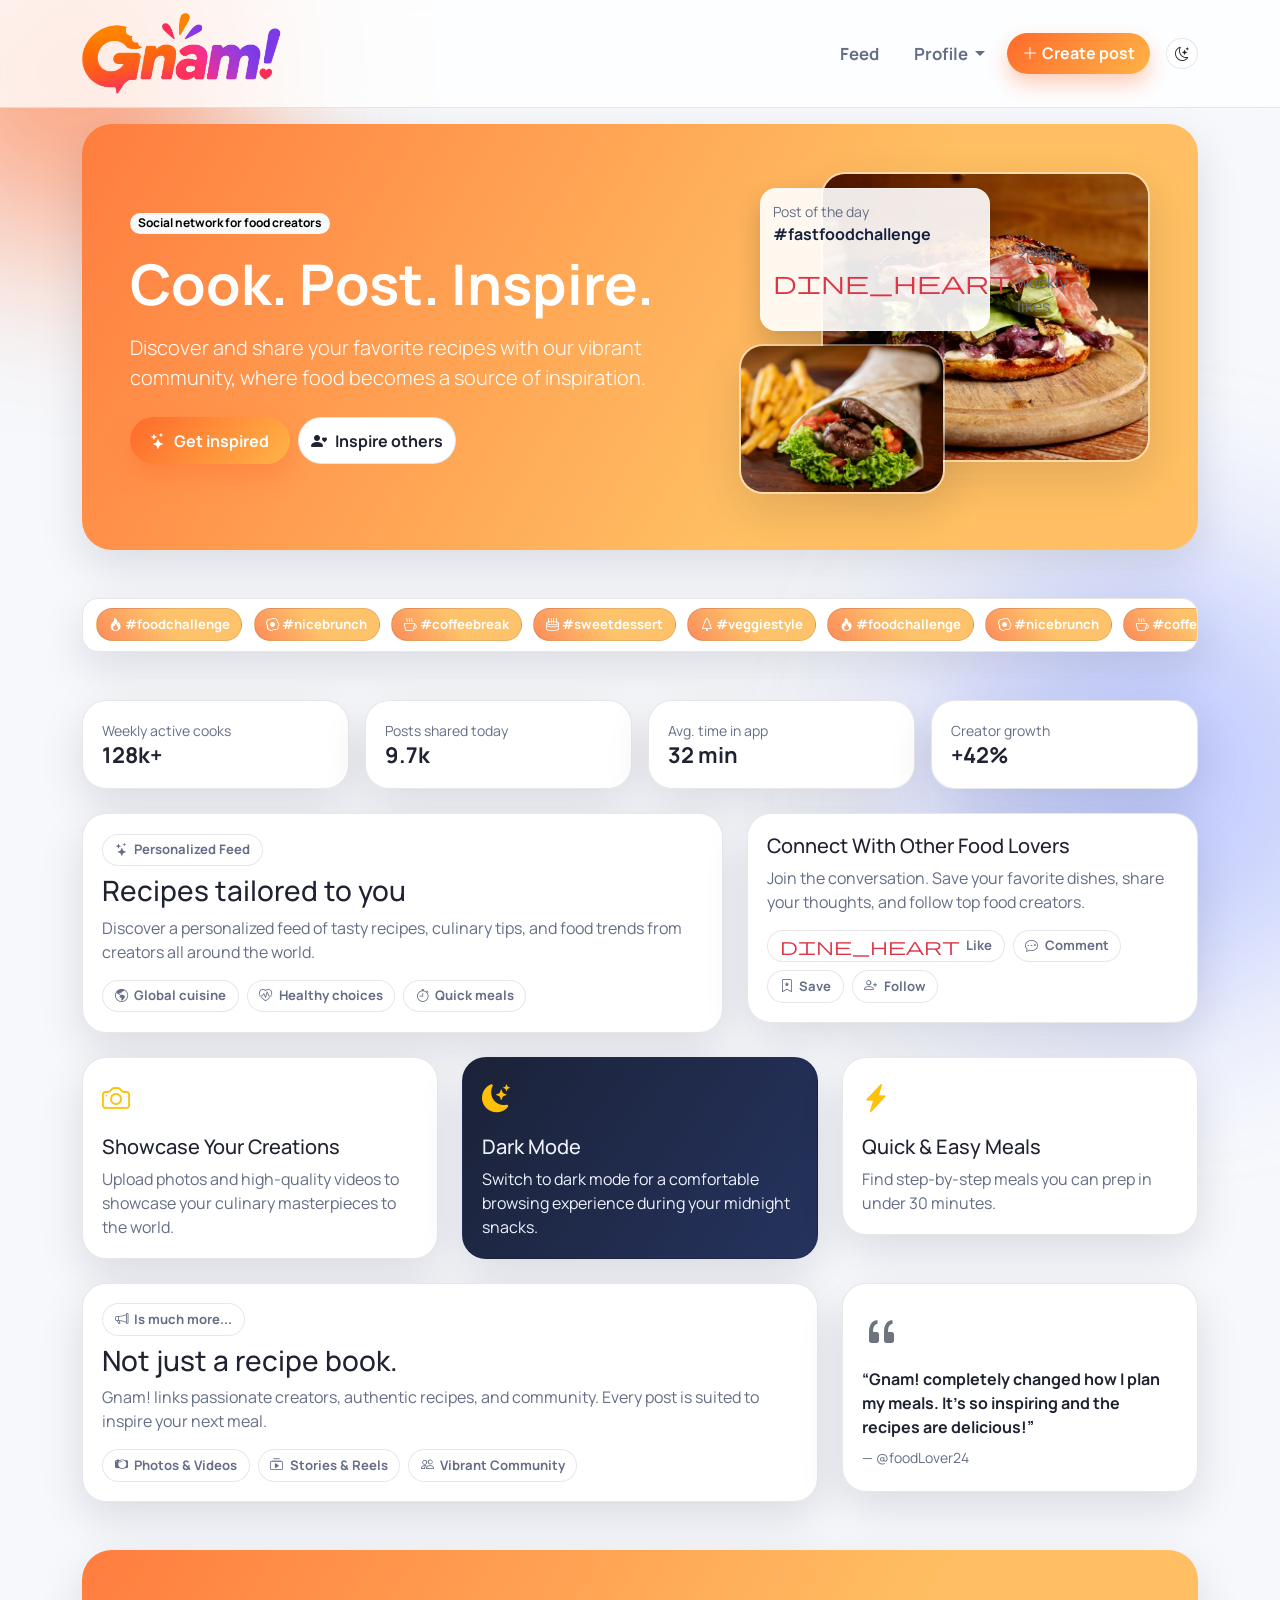
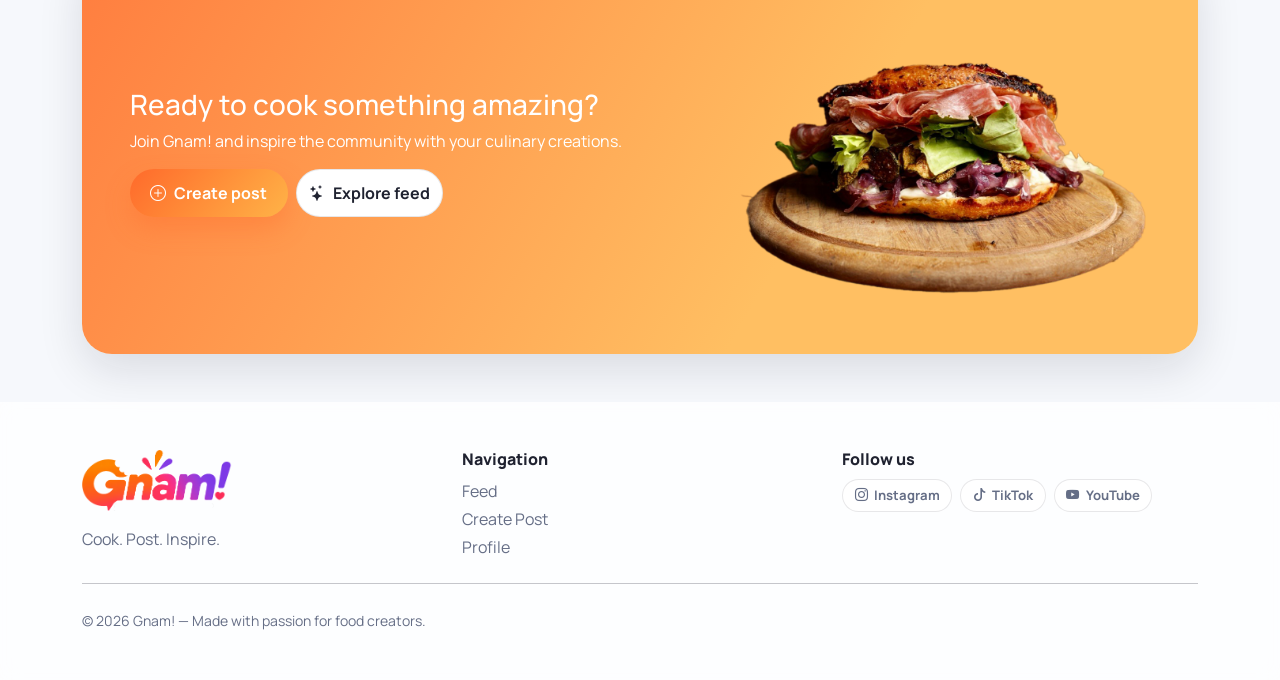
<file: index.html>
<!DOCTYPE html>
<html lang="en">

<head>
    <meta charset="UTF-8">
    <meta name="viewport" content="width=device-width, initial-scale=1.0">
    <title>Gnam! - Landing page</title>

    <link rel="preconnect" href="https://fonts.googleapis.com">
    <link rel="preconnect" href="https://fonts.gstatic.com" crossorigin>
    <link href="https://fonts.googleapis.com/css2?family=Manrope:wght@400;600;700;800&display=swap" rel="stylesheet">

    <link href="https://cdn.jsdelivr.net/npm/bootstrap@5.3.8/dist/css/bootstrap.min.css" rel="stylesheet"
        integrity="sha384-sRIl4kxILFvY47J16cr9ZwB07vP4J8+LH7qKQnuqkuIAvNWLzeN8tE5YBujZqJLB" crossorigin="anonymous">
    <link rel="stylesheet" href="https://cdn.jsdelivr.net/npm/bootstrap-icons@1.13.1/font/bootstrap-icons.min.css">
    <link rel="stylesheet"
        href="https://fonts.googleapis.com/css2?family=Material+Symbols+Outlined:opsz,wght,FILL,GRAD@20..48,100..700,0..1,-50..200&icon_names=dine_heart" />

    <link rel="stylesheet" href="style.css">

</head>

<body>

    <div class="bg-effect bg-effect-1"></div>
    <div class="bg-effect bg-effect-2"></div>

    <header>
        <nav class="navbar">
            <div class="container">
                <a class="navbar-brand" href="index.html"><img src="images/Logo-Gnam.png" alt="Logo Gnam!" width="200"></a>
                <div class="nav-links d-flex ms-auto gap-2 align-items-center">
                    <a class="nav-link" href="feed.html">Feed</a>
                    <div class="dropdown">
                        <button class="btn nav-link dropdown-toggle" type="button" data-bs-toggle="dropdown"
                            aria-expanded="false">
                            Profile
                        </button>
                        <ul class="dropdown-menu dropdown-menu-end dropdown-menu-profile">
                            <li><a class="dropdown-item" href="profile.html"><i
                                        class="bi bi-person-circle me-2"></i>View Profile</a></li>
                            <li><a class="dropdown-item" href="#"><i class="bi bi-box-arrow-right me-2"></i>Log out</a>
                            </li>
                        </ul>
                    </div>
                </div>
                <a href="create-post.html" class="btn btn-post mx-2"><i class="bi bi-plus-lg me-1"></i>Create post</a>
                <div class="d-flex align-items-center gap-2 ms-2">
                    <button type="button" aria-label="Dark mode"
                        class="btn btn-sm btn-effect rounded-pill d-flex align-items-center gap-2 mb-0">
                        <i class="bi bi-moon-stars"></i>
                    </button>
                </div>
            </div>
        </nav>
    </header>

    <main id="main-content">
        <section class="container pt-3 pb-5">
            <div class="hero-home reveal">
                <div class="row align-items-center g-4">
                    <div class="col-lg-7">
                        <span class="badge rounded-pill text-bg-light mb-3">Social network for food creators</span>
                        <h1 class="display-4 fw-bold mb-3">Cook. Post. Inspire.</h1>
                        <p class="lead mb-4">Discover and share your favorite recipes with our vibrant community, where
                            food becomes a source of inspiration.</p>
                        <div class="d-flex flex-wrap gap-2">
                            <a href="feed.html" class="btn btn-get-inspired"><i class="bi bi-stars me-2"></i>Get
                                inspired</a>
                            <a href="create-post.html" class="btn btn-inspire"><i
                                    class="bi bi-person-heart me-2"></i>Inspire
                                others</a>
                        </div>
                    </div>
                    <div class="col-lg-5">
                        <div class="hero-images">
                            <img src="images/focaccia-barese.jpg" alt="focaccia barese" class="hero-image hero-image-big">
                            <img src="images/beef-wrap.jpg" alt="beef wrap" class="hero-image hero-image-small">
                            <article class="hero-badge hero-animation-badge">
                                <small class="d-block hero-text">Post of the day</small>
                                <strong>#fastfoodchallenge</strong>
                                <p class="mb-0 hero-text d-flex align-items-center gap-1">
                                    <span class="material-symbols-outlined text-danger">dine_heart</span>
                                    30.3k weekly likes
                                </p>
                            </article>
                        </div>
                    </div>
                </div>
            </div>
        </section>

        <!--An HTML ticker is a scrolling text or image display that moves across the screen-->
        <section class="container pb-4">
            <div class="ticker-wrap mb-4 reveal reveal-delay-1">
                <div class="ticker">
                    <span class="ticker-item"><i class="bi bi-fire"></i> #foodchallenge</span>
                    <span class="ticker-item"><i class="bi bi-egg-fried"></i> #nicebrunch</span>
                    <span class="ticker-item"><i class="bi bi-cup-hot"></i> #coffeebreak</span>
                    <span class="ticker-item"><i class="bi bi-cake2"></i> #sweetdessert</span>
                    <span class="ticker-item"><i class="bi bi-tree"></i> #veggiestyle</span>

                    <span class="ticker-item"><i class="bi bi-fire"></i> #foodchallenge</span>
                    <span class="ticker-item"><i class="bi bi-egg-fried"></i> #nicebrunch</span>
                    <span class="ticker-item"><i class="bi bi-cup-hot"></i> #coffeebreak</span>
                    <span class="ticker-item"><i class="bi bi-cake2"></i> #sweetdessert</span>
                    <span class="ticker-item"><i class="bi bi-tree"></i> #veggiestyle</span>

                    <span class="ticker-item"><i class="bi bi-fire"></i> #foodchallenge</span>
                    <span class="ticker-item"><i class="bi bi-egg-fried"></i> #nicebrunch</span>
                    <span class="ticker-item"><i class="bi bi-cup-hot"></i> #coffeebreak</span>
                    <span class="ticker-item"><i class="bi bi-cake2"></i> #sweetdessert</span>
                    <span class="ticker-item"><i class="bi bi-tree"></i> #veggiestyle</span>

                    <span class="ticker-item"><i class="bi bi-fire"></i> #foodchallenge</span>
                    <span class="ticker-item"><i class="bi bi-egg-fried"></i> #nicebrunch</span>
                    <span class="ticker-item"><i class="bi bi-cup-hot"></i> #coffeebreak</span>
                    <span class="ticker-item"><i class="bi bi-cake2"></i> #sweetdessert</span>
                    <span class="ticker-item"><i class="bi bi-tree"></i> #veggiestyle</span>

                    <span class="ticker-item"><i class="bi bi-fire"></i> #foodchallenge</span>
                    <span class="ticker-item"><i class="bi bi-egg-fried"></i> #nicebrunch</span>
                    <span class="ticker-item"><i class="bi bi-cup-hot"></i> #coffeebreak</span>
                    <span class="ticker-item"><i class="bi bi-cake2"></i> #sweetdessert</span>
                    <span class="ticker-item"><i class="bi bi-tree"></i> #veggiestyle</span>
                </div>
            </div>
        </section>

        <section class="container mb-4">
            <div class="row g-3">
                <div class="col-md-3 col-6">
                    <article class="block reveal reveal-delay-2">
                        <small>Weekly active cooks</small>
                        <strong>128k+</strong>
                    </article>
                </div>
                <div class="col-md-3 col-6">
                    <article class="block reveal reveal-delay-2">
                        <small>Posts shared today</small>
                        <strong>9.7k</strong>
                    </article>
                </div>
                <div class="col-md-3 col-6">
                    <article class="block reveal reveal-delay-3">
                        <small>Avg. time in app</small>
                        <strong>32 min</strong>
                    </article>
                </div>
                <div class="col-md-3 col-6">
                    <article class="block reveal reveal-delay-3">
                        <small>Creator growth</small>
                        <strong>+42%</strong>
                    </article>
                </div>
            </div>
        </section>

        <section class="container mb-5">
            <div class="row g-4 mb-4">
                <div class="col-lg-7">
                    <article class="block reveal reveal-delay-2 block-animation">
                        <p class="pills mb-2"><i class="bi bi-stars"></i> Personalized Feed</p>
                        <h3 class="mb-2">Recipes tailored to you</h3>
                        <p class="mb-3 text-soft">Discover a personalized feed of tasty recipes, culinary
                            tips, and food trends from creators all around the world.</p>
                        <div class="d-flex flex-wrap gap-2">
                            <span class="pills"><i class="bi bi-globe-americas"></i> Global cuisine</span>
                            <span class="pills"><i class="bi bi-heart-pulse"></i> Healthy choices</span>
                            <span class="pills"><i class="bi bi-stopwatch"></i> Quick meals</span>
                        </div>
                    </article>
                </div>

                <div class="col-lg-5">
                    <article class="block reveal reveal-delay-2 block-animation">
                        <h5 class="mb-2">Connect With Other Food Lovers</h5>
                        <p class="text-soft mb-2">Join the conversation. Save your favorite dishes, share your thoughts,
                            and follow top food creators.</p>
                        <div class="d-flex flex-wrap gap-2 mt-3">
                            <span class="pills"><i
                                    class="material-symbols-outlined text-danger material-symbols-outlined-size">dine_heart</i>
                                Like</span>
                            <span class="pills"><i class="bi bi-chat-dots"></i> Comment</span>
                            <span class="pills"><i class="bi bi-bookmark-star"></i> Save</span>
                            <span class="pills"><i class="bi bi-person-plus"></i> Follow</span>
                        </div>
                    </article>
                </div>

                <div class="col-lg-4">
                    <article class="block reveal reveal-delay-3 block-animation">
                        <i class="bi bi-camera fs-3 mb-3 d-inline-block text-warning"></i>
                        <h5>Showcase Your Creations</h5>
                        <p class="mb-0 text-soft">Upload photos and high-quality videos to showcase your culinary
                            masterpieces to the world.</p>
                    </article>
                </div>

                <div class="col-lg-4">
                    <article class="block reveal reveal-delay-3 block-animation dark-block">
                        <i class="bi bi-moon-stars-fill fs-3 mb-3 d-inline-block text-warning"></i>
                        <h5>Dark Mode</h5>
                        <p class="mb-0">Switch to dark mode for a comfortable browsing experience during
                            your midnight snacks.</p>
                    </article>
                </div>

                <div class="col-lg-4">
                    <article class="block reveal reveal-delay-3 block-animation">
                        <i class="bi bi-lightning-charge-fill fs-3 mb-3 d-inline-block text-warning"></i>
                        <h5>Quick & Easy Meals</h5>
                        <p class="mb-0 text-soft">Find step-by-step meals you can prep in under 30 minutes.</p>
                    </article>
                </div>

                <div class="col-lg-8">
                    <article class="block reveal reveal-delay-4 block-animation">
                        <p class="pills mb-2"><i class="bi bi-megaphone"></i> Is much more...</p>
                        <h3 class="mb-2">Not just a recipe book.</h3>
                        <p class="mb-3 text-soft">Gnam! links passionate creators, authentic recipes, and community.
                            Every post is suited to inspire your next meal.</p>
                        <div class="d-flex flex-wrap gap-2">
                            <span class="pills"><i class="bi bi-camera2"></i> Photos & Videos</span>
                            <span class="pills"><i class="bi bi-collection-play"></i> Stories & Reels</span>
                            <span class="pills"><i class="bi bi-people"></i> Vibrant Community</span>
                        </div>
                    </article>
                </div>

                <div class="col-lg-4">
                    <article class="block reveal reveal-delay-4 block-animation">
                        <i class="bi bi-quote fs-1 d-inline-block mb-1 text-secondary"></i>
                        <p class="mb-2 fw-bold">“Gnam! completely changed how I plan my meals. It's so inspiring and the
                            recipes are delicious!”</p>
                        <small class="text-soft">— @foodLover24</small>
                    </article>
                </div>
            </div>
        </section>

        <div class="container mb-4">
            <section class="hero-home mb-4 reveal reveal-delay-5 hero-animation-badge">
                <div class="row align-items-center g-4">
                    <div class="col-lg-7">
                        <h3 class="mb-2">Ready to cook something amazing?</h3>
                        <p class="mb-3">Join Gnam! and inspire the community with your culinary creations.</p>
                        <div class="d-flex flex-wrap gap-2">
                            <a href="create-post.html" class="btn btn-get-inspired"><i
                                    class="bi bi-plus-circle me-2"></i>Create
                                post</a>
                            <a href="feed.html" class="btn btn-inspire"><i class="bi bi-stars me-2"></i>Explore feed</a>
                        </div>
                    </div>
                    <div class="col-lg-5">
                        <img src="images/focaccia-barese-trasparente.png" alt="focaccia barese"
                            class="img-fluid w-100 hero-image-transparent">
                    </div>
                </div>
            </section>
        </div>
    </main>

    <footer class="site-footer mt-5">
        <div class="container py-5">

            <div class="row g-4">
                <div class="col-md-4">
                    <a href="index.html"><img src="images/Logo-Gnam.png" alt="Logo Gnam!" width="150"></a>
                    <p class="footer-text mt-3 mb-0">Cook. Post. Inspire.</p>
                </div>
                <div class="col-md-4">
                    <h6 class="footer-title">Navigation</h6>
                    <a class="d-block footer-link mb-1" href="feed.html">Feed</a>
                    <a class="d-block footer-link mb-1" href="create-post.html">Create Post</a>
                    <a class="d-block footer-link" href="profile.html">Profile</a>
                </div>
                <div class="col-md-4">
                    <h6 class="footer-title">Follow us</h6>
                    <div class="d-flex flex-wrap gap-2">
                        <span class="pills"><i class="bi bi-instagram"></i> Instagram</span>
                        <span class="pills"><i class="bi bi-tiktok"></i> TikTok</span>
                        <span class="pills"><i class="bi bi-youtube"></i> YouTube</span>
                    </div>
                </div>
            </div>

            <hr class="my-4">
            <small class="footer-text">© 2026 Gnam! — Made with passion for food creators.</small>
        </div>
    </footer>

    <nav class="navbar-mobile">
        <a class="active" href="index.html" aria-label="Home" aria-current="page"><i class="bi bi-house-door"></i></a>
        <a href="feed.html" aria-label="Feed"><i class="bi bi-newspaper"></i></a>
        <a href="create-post.html" aria-label="Create Post"><i class="bi bi-plus-square"></i></a>
        <a href="profile.html" aria-label="Profile"><i class="bi bi-person-circle"></i></a>
    </nav>

    <script src="https://cdn.jsdelivr.net/npm/bootstrap@5.3.8/dist/js/bootstrap.bundle.min.js"
        integrity="sha384-FKyoEForCGlyvwx9Hj09JcYn3nv7wiPVlz7YYwJrWVcXK/BmnVDxM+D2scQbITxI"
        crossorigin="anonymous"></script>

</body>

</html>
</file>
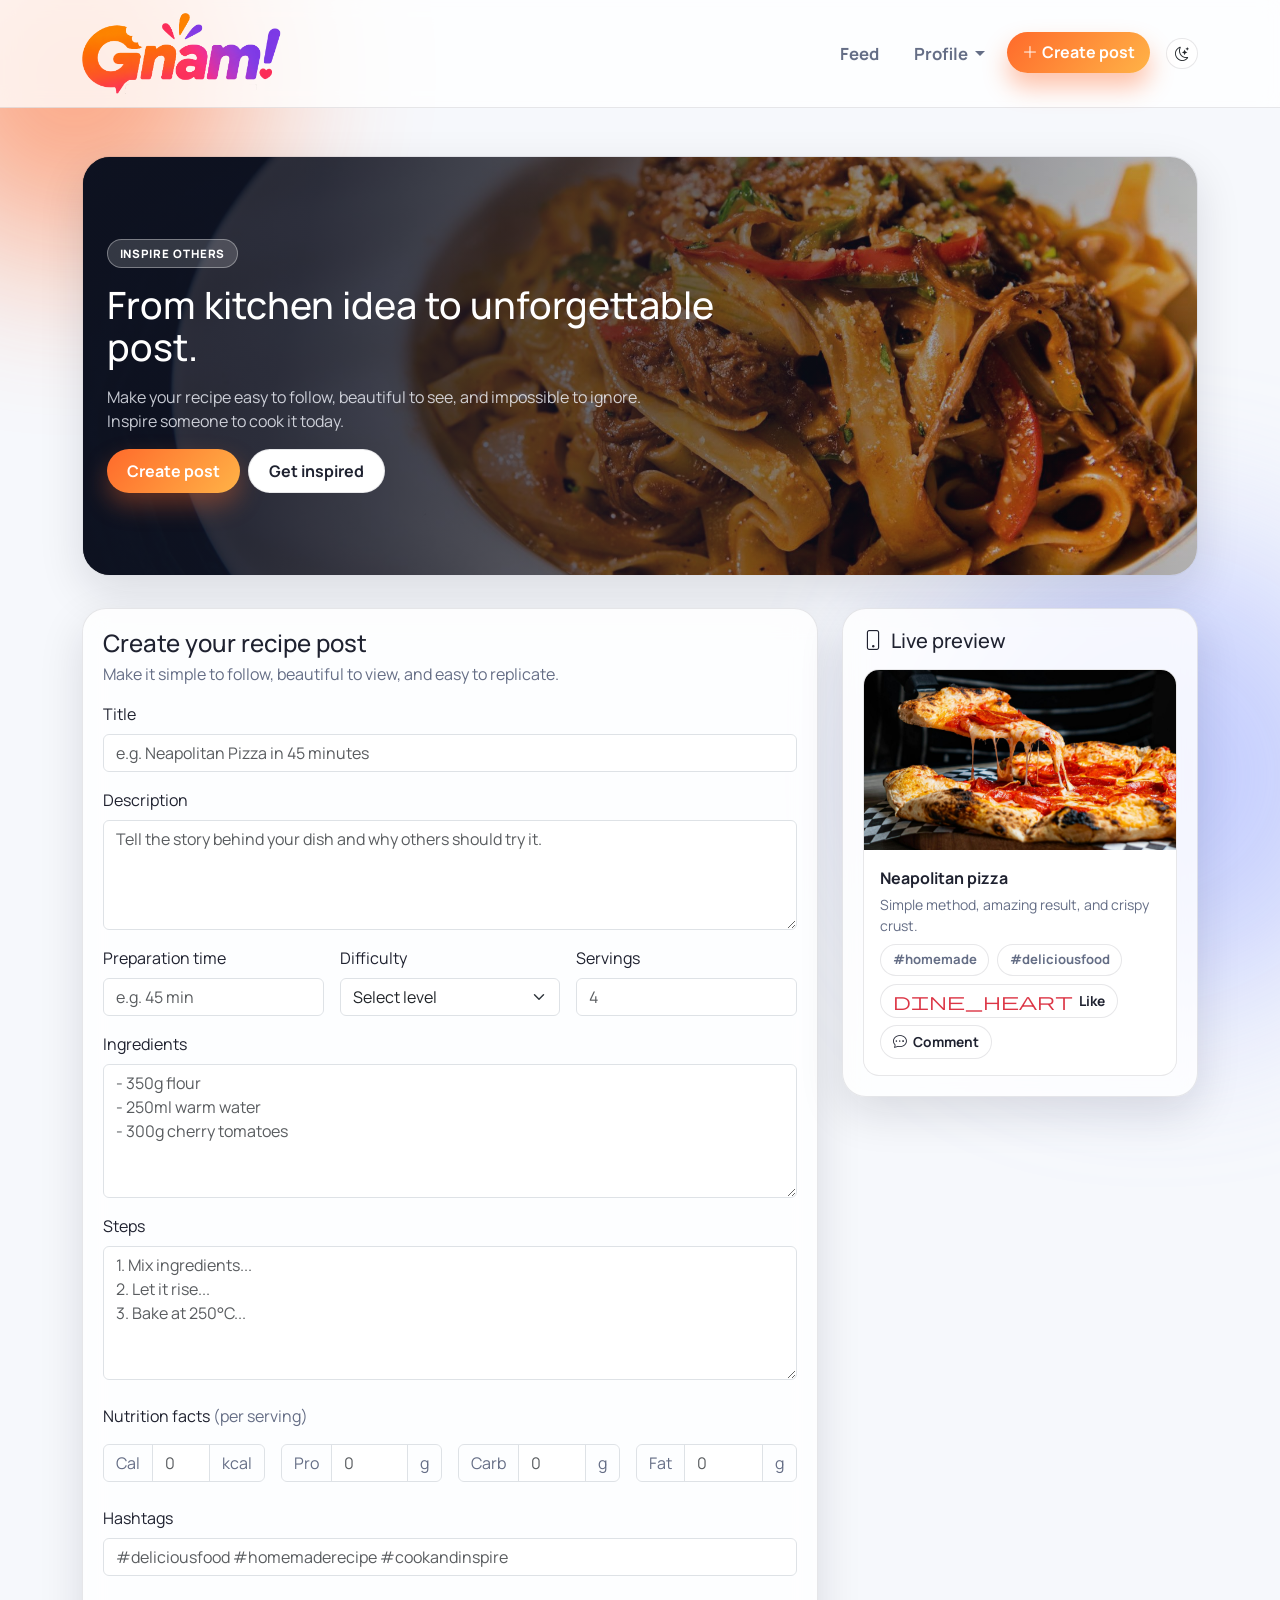
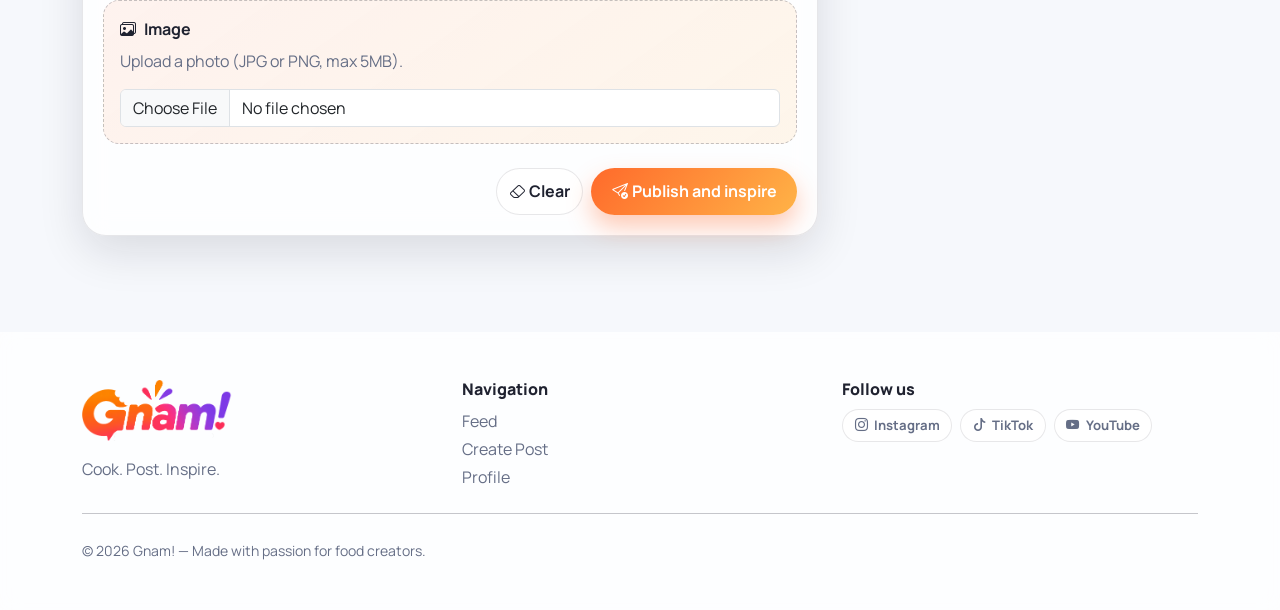
<file: create-post.html>
<!DOCTYPE html>
<html lang="en">

<head>
    <meta charset="UTF-8">
    <meta name="viewport" content="width=device-width, initial-scale=1.0">
    <title>Gnam! - Create post</title>

    <link rel="preconnect" href="https://fonts.googleapis.com">
    <link rel="preconnect" href="https://fonts.gstatic.com" crossorigin>
    <link href="https://fonts.googleapis.com/css2?family=Manrope:wght@400;600;700;800&display=swap" rel="stylesheet">

    <link href="https://cdn.jsdelivr.net/npm/bootstrap@5.3.8/dist/css/bootstrap.min.css" rel="stylesheet"
        integrity="sha384-sRIl4kxILFvY47J16cr9ZwB07vP4J8+LH7qKQnuqkuIAvNWLzeN8tE5YBujZqJLB" crossorigin="anonymous">
    <link rel="stylesheet" href="https://cdn.jsdelivr.net/npm/bootstrap-icons@1.13.1/font/bootstrap-icons.min.css">
    <link rel="stylesheet"
        href="https://fonts.googleapis.com/css2?family=Material+Symbols+Outlined:opsz,wght,FILL,GRAD@20..48,100..700,0..1,-50..200&icon_names=dine_heart" />

    <link rel="stylesheet" href="style.css">

</head>

<body>

    <div class="bg-effect bg-effect-1"></div>
    <div class="bg-effect bg-effect-2"></div>

    <header>
        <nav class="navbar">
            <div class="container">
                <a class="navbar-brand" href="index.html"><img src="images/Logo-Gnam.png" alt="Logo Gnam!" width="200"></a>
                <div class="nav-links d-flex ms-auto gap-2 align-items-center">
                    <a class="nav-link" href="feed.html">Feed</a>
                    <div class="dropdown">
                        <button class="btn nav-link dropdown-toggle" type="button" data-bs-toggle="dropdown"
                            aria-expanded="false">
                            Profile
                        </button>
                        <ul class="dropdown-menu dropdown-menu-end dropdown-menu-profile">
                            <li><a class="dropdown-item" href="profile.html"><i
                                        class="bi bi-person-circle me-2"></i>View Profile</a></li>
                            <li><a class="dropdown-item" href="#"><i class="bi bi-box-arrow-right me-2"></i>Log out</a>
                            </li>
                        </ul>
                    </div>
                </div>
                <a href="create-post.html" class="btn btn-post active mx-2" aria-current="page"><i
                        class="bi bi-plus-lg me-1"></i>Create post</a>
                <div class="d-flex align-items-center gap-2 ms-2">
                    <button type="button" aria-label="Dark mode"
                        class="btn btn-sm btn-effect rounded-pill d-flex align-items-center gap-2 mb-0">
                        <i class="bi bi-moon-stars"></i>
                    </button>
                </div>
            </div>
        </nav>
    </header>

    <main id="main-content" class="container py-4 pb-5">
        <section class="reveal reveal-delay-1 mt-4">
            <article class="create-post-banner">
                <img src="images/tagliatelle_ragu.jpg" alt="Tagliatelle with ragu sauce">
                <div class="create-post-banner-content d-flex flex-column justify-content-center gap-3 p-4">
                    <span class="create-post-badge rounded-pill">INSPIRE OTHERS</span>
                    <h1>From kitchen idea to unforgettable post.</h1>
                    <p>
                        Make your recipe easy to follow, beautiful to see, and impossible to ignore.
                        Inspire someone to cook it today.
                    </p>
                    <div class="d-flex flex-wrap gap-2">
                        <a class="btn btn-get-inspired create-post-btn" href="#create-post-form">Create post</a>
                        <a class="btn btn-inspire create-post-btn" href="feed.html">Get inspired</a>
                    </div>
                </div>
            </article>
        </section>

        <section class="row g-4 mt-2">
            <div class="col-lg-8">
                <form action="#" method="post" id="create-post-form" enctype="multipart/form-data"
                    class="block-singlepost reveal reveal-delay-2 create-post-form">
                    <h4 class="mb-1">Create your recipe post</h4>
                    <p class="text-soft mb-3">Make it simple to follow, beautiful to view, and easy to replicate.</p>

                    <div class="row g-3">
                        <div class="col-12">
                            <label for="postTitle" class="form-label">Title</label>
                            <input type="text" class="form-control" id="postTitle" name="postTitle"
                                placeholder="e.g. Neapolitan Pizza in 45 minutes" required>
                        </div>
                        <div class="col-12">
                            <label for="postDescription" class="form-label">Description</label>
                            <textarea class="form-control" id="postDescription" name="postDescription" rows="4"
                                placeholder="Tell the story behind your dish and why others should try it."
                                required></textarea>
                        </div>
                        <div class="col-md-4">
                            <label for="prepTime" class="form-label">Preparation time</label>
                            <input type="text" class="form-control" id="prepTime" name="prepTime"
                                placeholder="e.g. 45 min" required>
                        </div>
                        <div class="col-md-4">
                            <label for="difficulty" class="form-label">Difficulty</label>
                            <select id="difficulty" name="difficulty" class="form-select" required>
                                <option value="" selected disabled>Select level</option>
                                <option>Easy</option>
                                <option>Medium</option>
                                <option>Hard</option>
                            </select>
                        </div>
                        <div class="col-md-4">
                            <label for="servings" class="form-label">Servings</label>
                            <input type="number" class="form-control" id="servings" name="servings" min="1" max="20"
                                placeholder="4" required>
                        </div>
                        <div class="col-12">
                            <label for="ingredients" class="form-label">Ingredients</label>
                            <textarea class="form-control" id="ingredients" name="ingredients" rows="5"
                                placeholder="- 350g flour&#10;- 250ml warm water&#10;- 300g cherry tomatoes"
                                required></textarea>
                        </div>
                        <div class="col-12">
                            <label for="steps" class="form-label">Steps</label>
                            <textarea class="form-control" id="steps" name="steps" rows="5"
                                placeholder="1. Mix ingredients...&#10;2. Let it rise...&#10;3. Bake at 250°C..."
                                required></textarea>
                        </div>

                        <div class="col-12">
                            <label class="form-label mt-2 mb-0">Nutrition facts <span class="text-soft">(per
                                    serving)</span></label>
                        </div>
                        <div class="col-12 col-sm-6 col-md-3">
                            <div class="input-group">
                                <span class="input-group-text bg-transparent text-soft">Cal</span>
                                <input type="number" class="form-control" id="inputCalories" name="calories"
                                    placeholder="0" min="0">
                                <span class="input-group-text bg-transparent text-soft">kcal</span>
                            </div>
                        </div>
                        <div class="col-12 col-sm-6 col-md-3">
                            <div class="input-group">
                                <span class="input-group-text bg-transparent text-soft">Pro</span>
                                <input type="number" class="form-control" id="inputProtein" name="protein"
                                    placeholder="0" min="0">
                                <span class="input-group-text bg-transparent text-soft">g</span>
                            </div>
                        </div>
                        <div class="col-12 col-sm-6 col-md-3">
                            <div class="input-group">
                                <span class="input-group-text bg-transparent text-soft">Carb</span>
                                <input type="number" class="form-control" id="inputCarbs" name="carbs" placeholder="0"
                                    min="0">
                                <span class="input-group-text bg-transparent text-soft">g</span>
                            </div>
                        </div>
                        <div class="col-12 col-sm-6 col-md-3">
                            <div class="input-group">
                                <span class="input-group-text bg-transparent text-soft">Fat</span>
                                <input type="number" class="form-control" id="inputFat" name="fat" placeholder="0"
                                    min="0">
                                <span class="input-group-text bg-transparent text-soft">g</span>
                            </div>
                        </div>

                        <div class="col-12 mt-4">
                            <label for="hashtags" class="form-label">Hashtags</label>
                            <input type="text" class="form-control" id="hashtags" name="hashtags"
                                placeholder="#deliciousfood #homemaderecipe #cookandinspire">
                        </div>
                    </div>

                    <div class="upload-image mt-4">
                        <div class="d-flex align-items-center gap-2 mb-2">
                            <i class="bi bi-images"></i>
                            <strong>Image</strong>
                        </div>
                        <p class="text-soft mb-3">Upload a photo (JPG or PNG, max 5MB).</p>
                        <input class="form-control" type="file" id="coverImage" name="coverImage"
                            accept=".jpg,.jpeg,.png" required>
                    </div>

                    <div class="d-flex flex-wrap gap-2 justify-content-end mt-4">
                        <button type="reset" class="btn btn-inspire"><i class="bi bi-eraser me-1"></i>Clear</button>
                        <button type="submit" class="btn btn-get-inspired"><i class="bi bi-send-check me-1"></i>Publish
                            and inspire</button>
                    </div>
                </form>
            </div>

            <aside class="col-lg-4 sidebar-sticky align-self-start">
                <section class="block-singlepost reveal reveal-delay-3 mb-4">
                    <h5 class="mb-3"><i class="bi bi-phone me-2"></i>Live preview</h5>
                    <article class="preview-block">
                        <img src="images/pizza.jpg" alt="Recipe preview cover">
                        <div class="p-3">
                            <strong class="d-block mb-1">Neapolitan pizza</strong>
                            <p class="text-soft small mb-2">Simple method, amazing result, and crispy crust.</p>
                            <div class="d-flex flex-wrap gap-2 mb-2">
                                <span class="pills">#homemade</span>
                                <span class="pills">#deliciousfood</span>
                            </div>
                            <div class="post-actions">
                                <button type="button"><i
                                        class="material-symbols-outlined text-danger material-symbols-outlined-size">dine_heart</i>
                                    Like</button>
                                <button type="button"><i class="bi bi-chat-dots"></i> Comment</button>
                            </div>
                        </div>
                    </article>
                </section>
            </aside>
        </section>
    </main>

    <footer class="site-footer mt-5">
        <div class="container py-5">

            <div class="row g-4">
                <div class="col-md-4">
                    <a href="index.html"><img src="images/Logo-Gnam.png" alt="Logo Gnam!" width="150"></a>
                    <p class="footer-text mt-3 mb-0">Cook. Post. Inspire.</p>
                </div>
                <div class="col-md-4">
                    <h6 class="footer-title">Navigation</h6>
                    <a class="d-block footer-link mb-1" href="feed.html">Feed</a>
                    <a class="d-block footer-link mb-1" href="create-post.html">Create Post</a>
                    <a class="d-block footer-link" href="profile.html">Profile</a>
                </div>
                <div class="col-md-4">
                    <h6 class="footer-title">Follow us</h6>
                    <div class="d-flex flex-wrap gap-2">
                        <span class="pills"><i class="bi bi-instagram"></i> Instagram</span>
                        <span class="pills"><i class="bi bi-tiktok"></i> TikTok</span>
                        <span class="pills"><i class="bi bi-youtube"></i> YouTube</span>
                    </div>
                </div>
            </div>

            <hr class="my-4">
            <small class="footer-text">© 2026 Gnam! — Made with passion for food creators.</small>
        </div>
    </footer>

    <nav class="navbar-mobile">
        <a href="index.html" aria-label="Home"><i class="bi bi-house-door"></i></a>
        <a href="feed.html" aria-label="Feed"><i class="bi bi-newspaper"></i></a>
        <a class="active" href="create-post.html" aria-label="Create Post" aria-current="page"><i
                class="bi bi-plus-square"></i></a>
        <a href="profile.html" aria-label="Profile"><i class="bi bi-person-circle"></i></a>
    </nav>

    <script src="https://cdn.jsdelivr.net/npm/bootstrap@5.3.8/dist/js/bootstrap.bundle.min.js"
        integrity="sha384-FKyoEForCGlyvwx9Hj09JcYn3nv7wiPVlz7YYwJrWVcXK/BmnVDxM+D2scQbITxI"
        crossorigin="anonymous"></script>

</body>

</html>
</file>
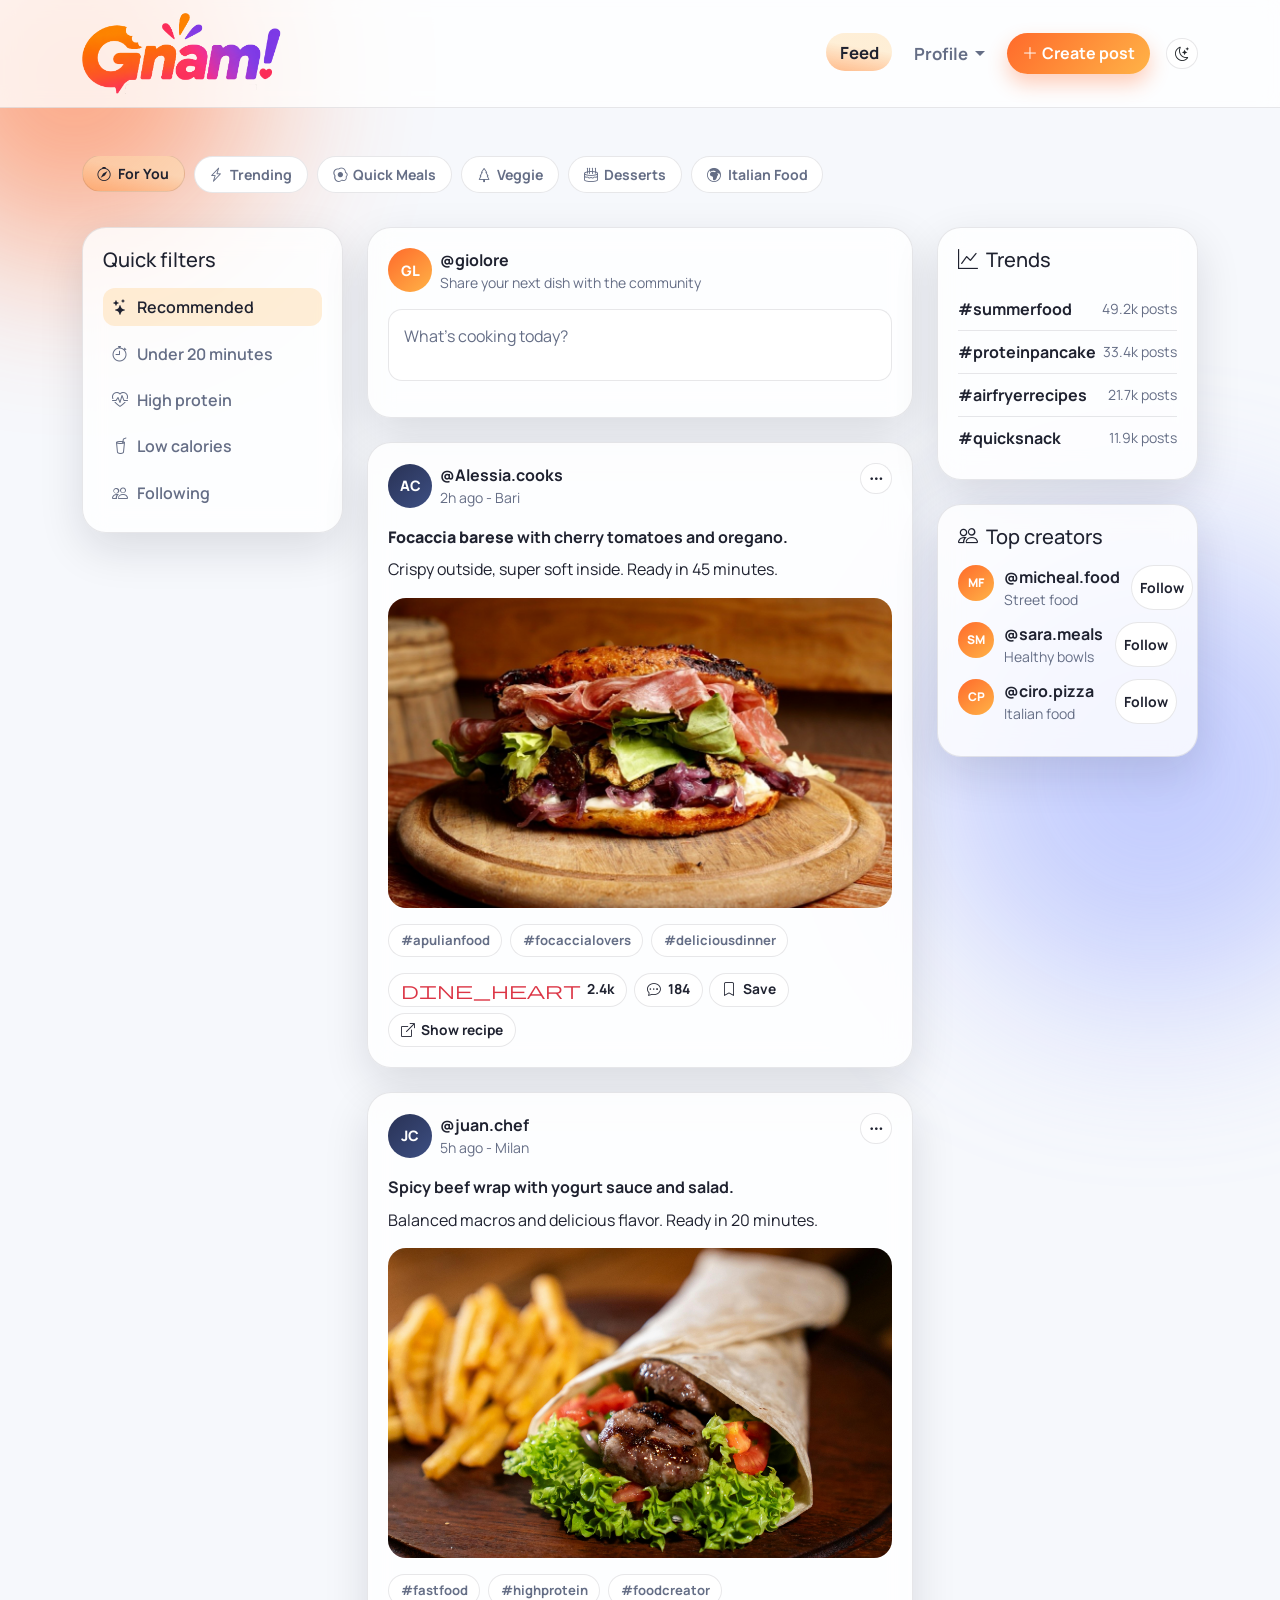
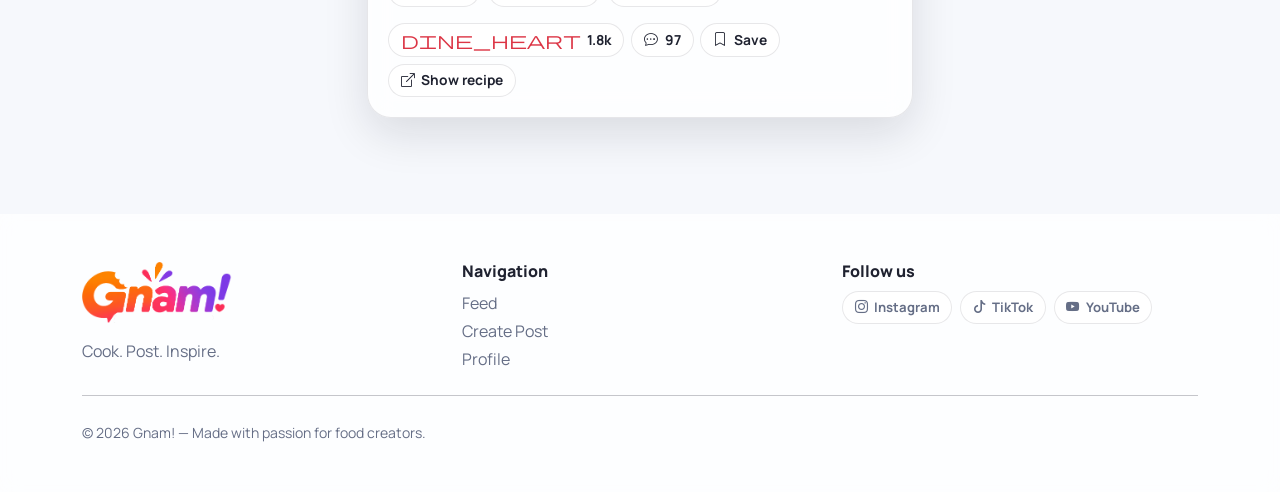
<file: feed.html>
<!DOCTYPE html>
<html lang="en">

<head>
    <meta charset="UTF-8">
    <meta name="viewport" content="width=device-width, initial-scale=1.0">
    <title>Gnam! - Feed</title>

    <link rel="preconnect" href="https://fonts.googleapis.com">
    <link rel="preconnect" href="https://fonts.gstatic.com" crossorigin>
    <link href="https://fonts.googleapis.com/css2?family=Manrope:wght@400;600;700;800&display=swap" rel="stylesheet">

    <link href="https://cdn.jsdelivr.net/npm/bootstrap@5.3.8/dist/css/bootstrap.min.css" rel="stylesheet"
        integrity="sha384-sRIl4kxILFvY47J16cr9ZwB07vP4J8+LH7qKQnuqkuIAvNWLzeN8tE5YBujZqJLB" crossorigin="anonymous">
    <link rel="stylesheet" href="https://cdn.jsdelivr.net/npm/bootstrap-icons@1.13.1/font/bootstrap-icons.min.css">
    <link rel="stylesheet"
        href="https://fonts.googleapis.com/css2?family=Material+Symbols+Outlined:opsz,wght,FILL,GRAD@20..48,100..700,0..1,-50..200&icon_names=dine_heart" />

    <link rel="stylesheet" href="style.css">

</head>

<body>

    <div class="bg-effect bg-effect-1"></div>
    <div class="bg-effect bg-effect-2"></div>

    <header>
        <nav class="navbar">
            <div class="container">
                <a class="navbar-brand" href="index.html"><img src="images/Logo-Gnam.png" alt="Logo Gnam!" width="200"></a>
                <div class="nav-links d-flex ms-auto gap-2 align-items-center">
                    <a class="nav-link active" href="feed.html" aria-current="page">Feed</a>
                    <div class="dropdown">
                        <button class="btn nav-link dropdown-toggle" type="button" data-bs-toggle="dropdown"
                            aria-expanded="false">
                            Profile
                        </button>
                        <ul class="dropdown-menu dropdown-menu-end dropdown-menu-profile">
                            <li><a class="dropdown-item" href="profile.html"><i
                                        class="bi bi-person-circle me-2"></i>View Profile</a></li>
                            <li><a class="dropdown-item" href="#"><i class="bi bi-box-arrow-right me-2"></i>Log out</a>
                            </li>
                        </ul>
                    </div>
                </div>
                <a href="create-post.html" class="btn btn-post mx-2"><i class="bi bi-plus-lg me-1"></i>Create post</a>
                <div class="d-flex align-items-center gap-2 ms-2">
                    <button type="button" aria-label="Dark mode"
                        class="btn btn-sm btn-effect rounded-pill d-flex align-items-center gap-2 mb-0">
                        <i class="bi bi-moon-stars"></i>
                    </button>
                </div>
            </div>
        </nav>
    </header>

    <main id="main-content" class="container py-4 pb-5">
        <section class="filters reveal reveal-delay-1 mt-4">
            <a href="#" class="filter-button active"><i class="bi bi-compass"></i>For You</a>
            <a href="#" class="filter-button"><i class="bi bi-lightning-charge"></i>Trending</a>
            <a href="#" class="filter-button"><i class="bi bi-egg-fried"></i>Quick Meals</a>
            <a href="#" class="filter-button"><i class="bi bi-tree"></i>Veggie</a>
            <a href="#" class="filter-button"><i class="bi bi-cake2"></i>Desserts</a>
            <a href="#" class="filter-button"><i class="bi bi-globe-europe-africa"></i>Italian Food</a>
        </section>

        <section class="row g-4 mt-1">
            <aside class="col-xl-3 d-none d-xl-block">
                <div class="block-feed sidebar-sticky reveal reveal-delay-2">
                    <h5 class="mb-3">Quick filters</h5>
                    <div class="d-flex flex-column gap-2">
                        <a href="#" class="sidebar-link active"><i class="bi bi-stars"></i> Recommended</a>
                        <a href="#" class="sidebar-link"><i class="bi bi-stopwatch"></i> Under 20 minutes</a>
                        <a href="#" class="sidebar-link"><i class="bi bi-heart-pulse"></i> High protein</a>
                        <a href="#" class="sidebar-link"><i class="bi bi-cup-straw"></i> Low calories</a>
                        <a href="#" class="sidebar-link"><i class="bi bi-people"></i> Following</a>
                    </div>
                </div>
            </aside>

            <div class="col-xl-6 col-lg-8">
                <article class="block-feed reveal reveal-delay-3 mb-4">
                    <div class="d-flex align-items-center gap-2 mb-3">
                        <div class="icon-circle">GL</div>
                        <div>
                            <strong>@giolore</strong>
                            <p class="mb-0 text-soft small">Share your next dish with the community</p>
                        </div>
                    </div>
                    <a href="create-post.html" class="block-post mb-3 d-block">What's cooking today?</a>
                </article>

                <article class="block-feed post reveal reveal-delay-4 mb-4">
                    <div class="d-flex justify-content-between align-items-start mb-3">
                        <div class="d-flex align-items-center gap-2">
                            <div class="icon-circle dark">AC</div>
                            <div>
                                <strong>@Alessia.cooks</strong>
                                <p class="mb-0 text-soft small">2h ago - Bari</p>
                            </div>
                        </div>
                        <button type="button" class="btn btn-inspire btn-sm"><i class="bi bi-three-dots"></i></button>
                    </div>
                    <p class="mb-2"><a href="post.html" class="feed-post-title"><strong>Focaccia barese</strong> with
                            cherry tomatoes and oregano.</a></p>
                    <p class="mb-3">
                        Crispy outside, super soft inside. Ready in 45 minutes.</p>
                    <a href="post.html"><img src="images/focaccia-barese.jpg" alt="Focaccia barese" class="post-img mb-3"></a>
                    <div class="d-flex flex-wrap gap-2 mb-3">
                        <span class="pills">#apulianfood</span>
                        <span class="pills">#focaccialovers</span>
                        <span class="pills">#deliciousdinner</span>
                    </div>
                    <div class="post-actions">
                        <button type="button"><i
                                class="material-symbols-outlined text-danger material-symbols-outlined-size">dine_heart</i>
                            2.4k</button>
                        <button type="button"><i class="bi bi-chat-dots"></i> 184</button>
                        <button type="button"><i class="bi bi-bookmark"></i> Save</button>
                        <a href="post.html"><i class="bi bi-box-arrow-up-right"></i> Show recipe</a>
                    </div>
                </article>

                <article class="block-feed post reveal reveal-delay-4">
                    <div class="d-flex justify-content-between align-items-start mb-3">
                        <div class="d-flex align-items-center gap-2">
                            <div class="icon-circle dark">JC</div>
                            <div>
                                <strong>@juan.chef</strong>
                                <p class="mb-0 text-soft small">5h ago - Milan</p>
                            </div>
                        </div>
                        <button type="button" class="btn btn-inspire btn-sm"><i class="bi bi-three-dots"></i></button>
                    </div>
                    <p class="mb-2"><a href="post.html" class="feed-post-title">Spicy beef wrap with yogurt sauce and
                            salad.</a></p>
                    <p class="mb-3">Balanced macros and delicious flavor. Ready in 20 minutes.</p>
                    <a href="post.html"><img src="images/beef-wrap.jpg" alt="Beef wrap" class="post-img mb-3"></a>
                    <div class="d-flex flex-wrap gap-2 mb-3">
                        <span class="pills">#fastfood</span>
                        <span class="pills">#highprotein</span>
                        <span class="pills">#foodcreator</span>
                    </div>
                    <div class="post-actions">
                        <button type="button"><i
                                class="material-symbols-outlined text-danger material-symbols-outlined-size">dine_heart</i>1.8k</button>
                        <button type="button"><i class="bi bi-chat-dots"></i> 97</button>
                        <button type="button"><i class="bi bi-bookmark"></i> Save</button>
                        <a href="post.html"><i class="bi bi-box-arrow-up-right"></i> Show recipe</a>
                    </div>
                </article>
            </div>

            <aside class="col-xl-3 col-lg-4">
                <div class="block-feed reveal reveal-delay-5 mb-4">
                    <h5 class="mb-3"><i class="bi bi-graph-up me-2"></i>Trends</h5>
                    <div class="trend-item">

                        <span><a href="#" class="hashtag">#summerfood</a></span>
                        <small>49.2k posts</small>
                    </div>
                    <div class="trend-item">
                        <span><a href="#" class="hashtag">#proteinpancake</a></span>
                        <small>33.4k posts</small>
                    </div>
                    <div class="trend-item">
                        <span><a href="#" class="hashtag">#airfryerrecipes</a></span>
                        <small>21.7k posts</small>
                    </div>
                    <div class="trend-item no-border">
                        <span><a href="#" class="hashtag">#quicksnack</a></span>
                        <small>11.9k posts</small>
                    </div>
                </div>

                <div class="block-feed reveal reveal-delay-5">
                    <h5 class="mb-3"><i class="bi bi-people me-2"></i>Top creators</h5>
                    <div class="creator-item">
                        <div class="icon-circle sm">MF</div>
                        <div>
                            <strong>@micheal.food</strong>
                            <p class="mb-0 text-soft small">Street food</p>
                        </div>
                        <button type="button" class="btn btn-inspire btn-sm ms-auto">Follow</button>
                    </div>
                    <div class="creator-item">
                        <div class="icon-circle sm">SM</div>
                        <div>
                            <strong>@sara.meals</strong>
                            <p class="mb-0 text-soft small">Healthy bowls</p>
                        </div>
                        <button type="button" class="btn btn-inspire btn-sm ms-auto">Follow</button>
                    </div>
                    <div class="creator-item">
                        <div class="icon-circle sm">CP</div>
                        <div>
                            <strong>@ciro.pizza</strong>
                            <p class="mb-0 text-soft small">Italian food</p>
                        </div>
                        <button type="button" class="btn btn-inspire btn-sm ms-auto">Follow</button>
                    </div>
                </div>
            </aside>
        </section>
    </main>

    <footer class="site-footer mt-5">
        <div class="container py-5">

            <div class="row g-4">
                <div class="col-md-4">
                    <a href="index.html"><img src="images/Logo-Gnam.png" alt="Logo Gnam!" width="150"></a>
                    <p class="footer-text mt-3 mb-0">Cook. Post. Inspire.</p>
                </div>
                <div class="col-md-4">
                    <h6 class="footer-title">Navigation</h6>
                    <a class="d-block footer-link mb-1" href="feed.html">Feed</a>
                    <a class="d-block footer-link mb-1" href="create-post.html">Create Post</a>
                    <a class="d-block footer-link" href="profile.html">Profile</a>
                </div>
                <div class="col-md-4">
                    <h6 class="footer-title">Follow us</h6>
                    <div class="d-flex flex-wrap gap-2">
                        <span class="pills"><i class="bi bi-instagram"></i> Instagram</span>
                        <span class="pills"><i class="bi bi-tiktok"></i> TikTok</span>
                        <span class="pills"><i class="bi bi-youtube"></i> YouTube</span>
                    </div>
                </div>
            </div>

            <hr class="my-4">
            <small class="footer-text">© 2026 Gnam! — Made with passion for food creators.</small>
        </div>
    </footer>

    <nav class="navbar-mobile">
        <a href="index.html" aria-label="Home"><i class="bi bi-house-door"></i></a>
        <a class="active" href="feed.html" aria-label="Feed" aria-current="page"><i class="bi bi-newspaper"></i></a>
        <a href="create-post.html" aria-label="Create Post"><i class="bi bi-plus-square"></i></a>
        <a href="profile.html" aria-label="Profile"><i class="bi bi-person-circle"></i></a>
    </nav>

    <script src="https://cdn.jsdelivr.net/npm/bootstrap@5.3.8/dist/js/bootstrap.bundle.min.js"
        integrity="sha384-FKyoEForCGlyvwx9Hj09JcYn3nv7wiPVlz7YYwJrWVcXK/BmnVDxM+D2scQbITxI"
        crossorigin="anonymous"></script>

</body>

</html>
</file>
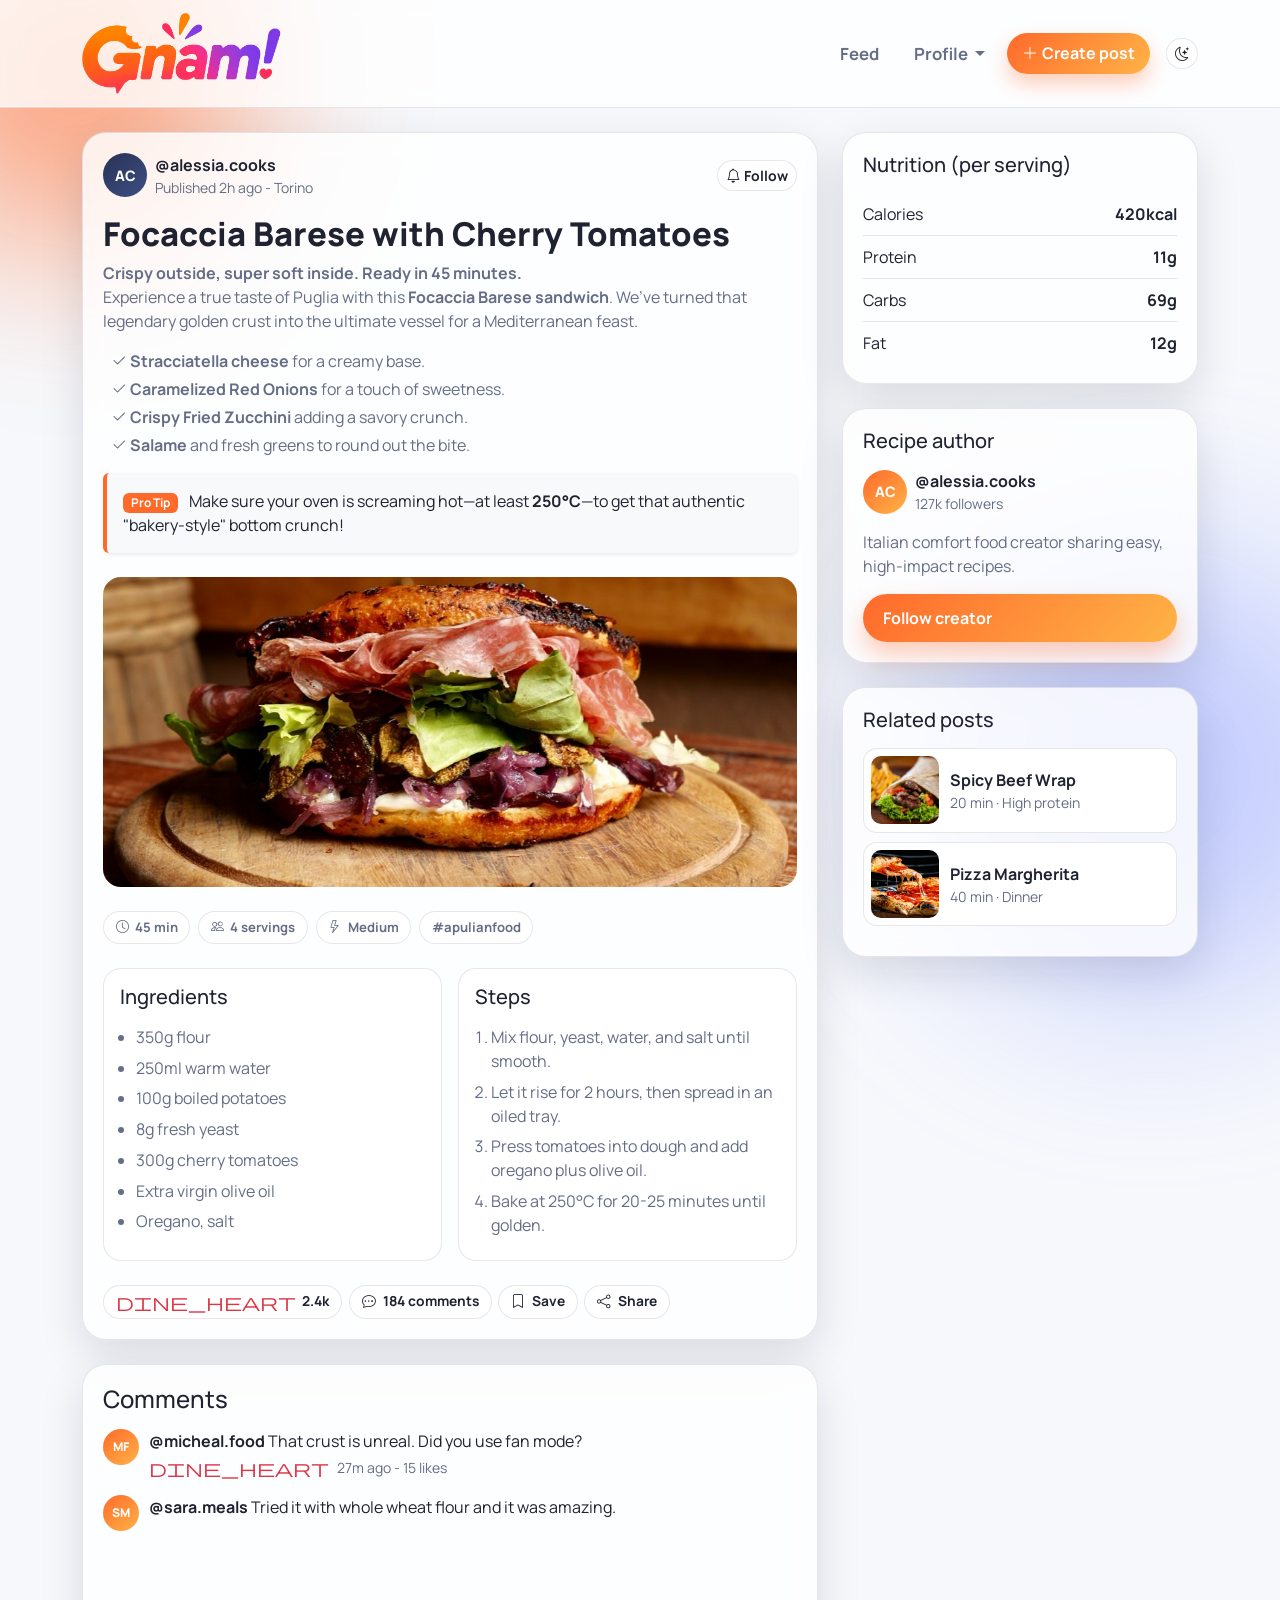
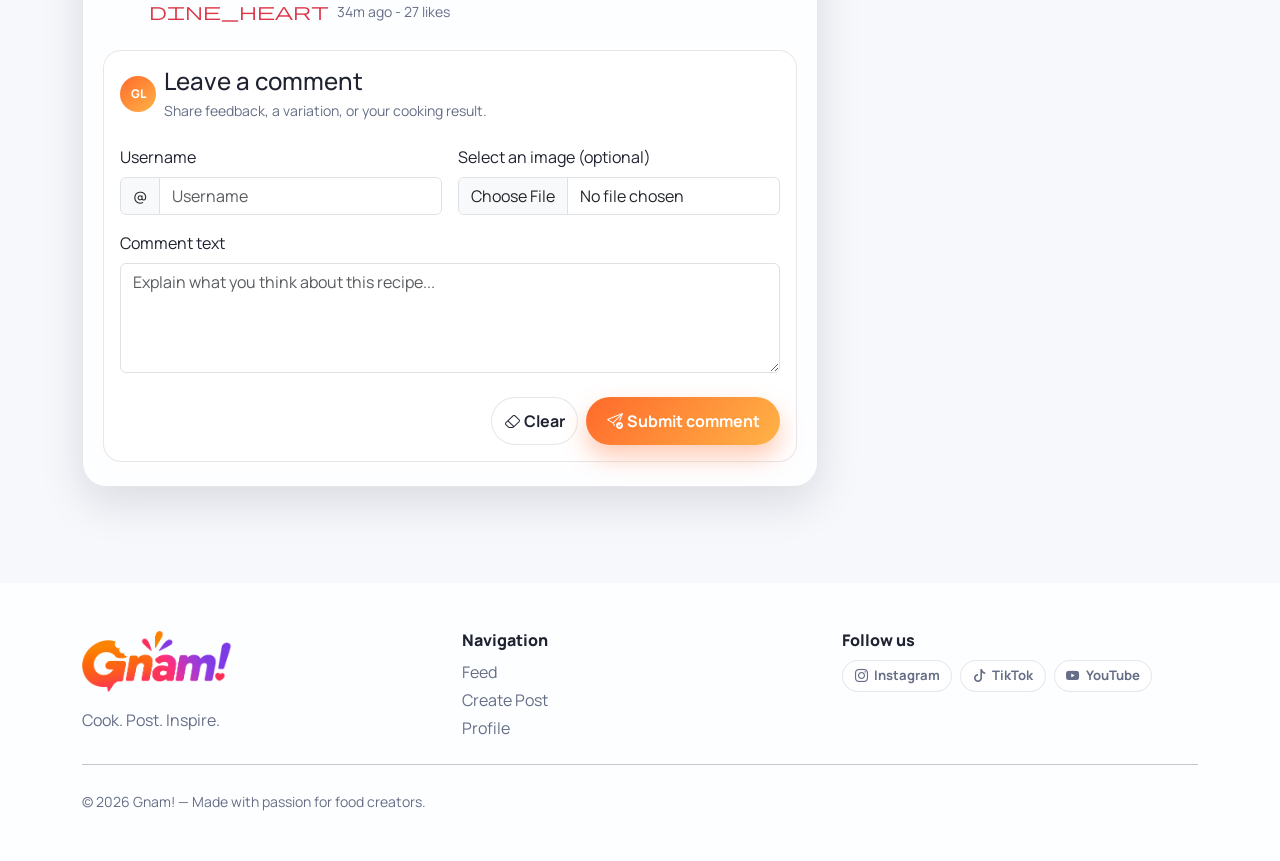
<file: post.html>
<!DOCTYPE html>
<html lang="en">

<head>
    <meta charset="UTF-8">
    <meta name="viewport" content="width=device-width, initial-scale=1.0">
    <title>Gnam! - Post</title>

    <link rel="preconnect" href="https://fonts.googleapis.com">
    <link rel="preconnect" href="https://fonts.gstatic.com" crossorigin>
    <link href="https://fonts.googleapis.com/css2?family=Manrope:wght@400;600;700;800&display=swap" rel="stylesheet">

    <link href="https://cdn.jsdelivr.net/npm/bootstrap@5.3.8/dist/css/bootstrap.min.css" rel="stylesheet"
        integrity="sha384-sRIl4kxILFvY47J16cr9ZwB07vP4J8+LH7qKQnuqkuIAvNWLzeN8tE5YBujZqJLB" crossorigin="anonymous">
    <link rel="stylesheet" href="https://cdn.jsdelivr.net/npm/bootstrap-icons@1.13.1/font/bootstrap-icons.min.css">
    <link rel="stylesheet"
        href="https://fonts.googleapis.com/css2?family=Material+Symbols+Outlined:opsz,wght,FILL,GRAD@20..48,100..700,0..1,-50..200&icon_names=dine_heart" />

    <link rel="stylesheet" href="style.css">

</head>

<body>
    <div class="bg-effect bg-effect-1"></div>
    <div class="bg-effect bg-effect-2"></div>

    <header>
        <nav class="navbar">
            <div class="container">
                <a class="navbar-brand" href="index.html"><img src="images/Logo-Gnam.png" alt="Logo Gnam!" width="200"></a>
                <div class="nav-links d-flex ms-auto gap-2 align-items-center">
                    <a class="nav-link" href="feed.html">Feed</a>
                    <div class="dropdown">
                        <button class="btn nav-link dropdown-toggle" type="button" data-bs-toggle="dropdown"
                            aria-expanded="false">
                            Profile
                        </button>
                        <ul class="dropdown-menu dropdown-menu-end dropdown-menu-profile">
                            <li><a class="dropdown-item" href="profile.html"><i
                                        class="bi bi-person-circle me-2"></i>View Profile</a></li>
                            <li><a class="dropdown-item" href="#"><i class="bi bi-box-arrow-right me-2"></i>Log out</a>
                            </li>
                        </ul>
                    </div>
                </div>
                <a href="create-post.html" class="btn btn-post mx-2"><i class="bi bi-plus-lg me-1"></i>Create post</a>
                <div class="d-flex align-items-center gap-2 ms-2">
                    <button type="button" aria-label="Dark mode"
                        class="btn btn-sm btn-effect rounded-pill d-flex align-items-center gap-2 mb-0">
                        <i class="bi bi-moon-stars"></i>
                    </button>
                </div>
            </div>
        </nav>
    </header>

    <main id="main-content" class="container py-4 pb-5">
        <section class="row g-4">
            <div class="col-lg-8">
                <article class="block-singlepost reveal reveal-delay-1">
                    <div class="d-flex align-items-center justify-content-between gap-2 mb-3">
                        <div class="d-flex align-items-center gap-2">
                            <div class="icon-circle dark">AC</div>
                            <div>
                                <strong>@alessia.cooks</strong>
                                <p class="mb-0 text-soft small">Published 2h ago - Torino</p>
                            </div>
                        </div>
                        <button type="button" class="btn btn-inspire btn-sm"><i class="bi bi-bell me-1"></i>Follow</button>
                    </div>

                    <div class="text-soft">
                        <h1 class="mb-2 post-title">Focaccia Barese with Cherry Tomatoes</h1>
                        <p class="mb-3">
                            <strong>Crispy outside, super soft inside. Ready in 45 minutes.</strong> <br>
                            Experience a true taste of Puglia with this <strong>Focaccia Barese sandwich</strong>. We’ve
                            turned that legendary golden crust into the ultimate vessel for a Mediterranean feast.
                        </p>
                        <ul class="list-unstyled ps-2">
                            <li class="mb-1"><i class="bi bi-check2"></i> <strong>Stracciatella cheese</strong> for a
                                creamy base. </li>
                            <li class="mb-1"><i class="bi bi-check2"></i> <strong>Caramelized Red Onions</strong> for a
                                touch of sweetness.</li>
                            <li class="mb-1"><i class="bi bi-check2"></i> <strong>Crispy Fried Zucchini</strong> adding
                                a savory crunch.</li>
                            <li class="mb-1"><i class="bi bi-check2"></i> <strong>Salame</strong> and fresh greens to
                                round out the bite.</li>
                        </ul>
                    </div>
                    <div class="p-3 bg-light border-start border-4 border-custom rounded shadow-sm mb-4">
                        <p class="mb-0">
                            <span class="badge bg-custom me-2">Pro Tip</span>
                            Make sure your oven is screaming hot—at least <strong>250°C</strong>—to get that
                            authentic "bakery-style" bottom crunch!
                        </p>
                    </div>

                    <img src="images/focaccia-barese.jpg" alt="Focaccia barese" class="post-img mb-4">

                    <div class="d-flex flex-wrap gap-2 mb-4">
                        <span class="pills"><i class="bi bi-clock"></i> 45 min</span>
                        <span class="pills"><i class="bi bi-people"></i> 4 servings</span>
                        <span class="pills"><i class="bi bi-lightning"></i> Medium</span>
                        <span class="pills">#apulianfood</span>
                    </div>

                    <div class="row g-3 mb-4">
                        <div class="col-12 col-md-6">
                            <section class="recipe-ingredients h-100">
                                <h5 class="mb-3">Ingredients</h5>
                                <ul class="recipe-list">
                                    <li>350g flour</li>
                                    <li>250ml warm water</li>
                                    <li>100g boiled potatoes</li>
                                    <li>8g fresh yeast</li>
                                    <li>300g cherry tomatoes</li>
                                    <li>Extra virgin olive oil</li>
                                    <li>Oregano, salt</li>
                                </ul>
                            </section>
                        </div>
                        <div class="col-12 col-md-6">
                            <section class="recipe-steps h-100">
                                <h5 class="mb-3">Steps</h5>
                                <ol class="recipe-list ordered">
                                    <li>Mix flour, yeast, water, and salt until smooth.</li>
                                    <li>Let it rise for 2 hours, then spread in an oiled tray.</li>
                                    <li>Press tomatoes into dough and add oregano plus olive oil.</li>
                                    <li>Bake at 250°C for 20-25 minutes until golden.</li>
                                </ol>
                            </section>
                        </div>
                    </div>

                    <div class="post-actions mb-0">
                        <button type="button"><i
                                class="material-symbols-outlined text-danger material-symbols-outlined-size">dine_heart</i>
                            2.4k</button>
                        <button type="button"><i class="bi bi-chat-dots"></i> 184 comments</button>
                        <button type="button"><i class="bi bi-bookmark"></i> Save</button>
                        <button type="button"><i class="bi bi-share"></i> Share</button>
                    </div>
                </article>

                <section class="block-singlepost reveal reveal-delay-2 mt-4">
                    <h4 class="mb-3">Comments</h4>
                    <article class="comment-item">
                        <div class="icon-circle sm">MF</div>
                        <div>
                            <p class="mb-1"><strong>@micheal.food</strong> That crust is unreal. Did you use fan mode?
                            </p>
                            <small class="text-soft d-inline-flex align-items-center gap-2"><i
                                    class="material-symbols-outlined text-danger material-symbols-outlined-size">dine_heart</i>27m
                                ago - 15 likes</small>
                        </div>
                    </article>
                    <article class="comment-item">
                        <div class="icon-circle sm">SM</div>
                        <div>
                            <p class="mb-1"><strong>@sara.meals</strong> Tried it with whole wheat flour and it was
                                amazing.</p>
                            <iframe title="Reaction GIF" src="https://giphy.com/embed/D4DVZGkq7spI2Fewg3" width="128" height="72"
                                frameBorder="0" class="giphy-embed" allowFullScreen></iframe> <br>
                            <small class="text-soft d-inline-flex align-items-center gap-2"><i
                                    class="material-symbols-outlined text-danger material-symbols-outlined-size">dine_heart</i>34m
                                ago - 27 likes</small>
                        </div>
                    </article>
                    <section class="recipe-comments mt-4 mb-1">
                        <div class="d-flex align-items-center gap-2 mb-4">
                            <div class="icon-circle sm">GL</div>
                            <div>
                                <h4 class="mb-1">Leave a comment</h4>
                                <p class="mb-0 text-soft small">Share feedback, a variation, or your cooking result.</p>
                            </div>
                        </div>
                        <form action="/new_comment" method="POST" id="commentdata" enctype="multipart/form-data">
                            <input type="hidden" name="id_post">
                            <div class="row g-3">
                                <div class="col-md-6">
                                    <label for="usernameInput" class="form-label">Username</label>
                                    <div class="input-group flex-nowrap">
                                        <span class="input-group-text" id="addon-wrapping">@</span>
                                        <input type="text" class="form-control" placeholder="Username"
                                            aria-label="Username" aria-describedby="addon-wrapping" name="usernameInput"
                                            id="usernameInput" required>
                                    </div>
                                </div>
                                <div class="col-md-6">
                                    <label for="imageInput" class="form-label">Select an image (optional)</label>
                                    <input class="form-control" type="file" name="imageInput" id="imageInput"
                                        accept=".jpg, .png, .jpeg">
                                </div>
                                <div class="col-12">
                                    <label for="textInput" class="form-label">Comment text</label>
                                    <textarea class="form-control" name="textInput" id="textInput"
                                        placeholder="Explain what you think about this recipe..." rows="4"
                                        required></textarea>
                                </div>
                            </div>
                            <div class="d-flex flex-wrap justify-content-end gap-2 mt-4">
                                <button type="reset" class="btn btn-inspire"><i
                                        class="bi bi-eraser me-1"></i>Clear</button>
                                <button type="submit" class="btn btn-get-inspired"><i
                                        class="bi bi-send-check me-1"></i>Submit comment</button>
                            </div>
                        </form>
                    </section>
                </section>
            </div>

            <aside class="col-lg-4">
                <div class="block-singlepost reveal reveal-delay-3 mb-4">
                    <h5 class="mb-3">Nutrition (per serving)</h5>
                    <div class="nutrition-item"><span>Calories</span><strong>420kcal</strong></div>
                    <div class="nutrition-item"><span>Protein</span><strong>11g</strong></div>
                    <div class="nutrition-item"><span>Carbs</span><strong>69g</strong></div>
                    <div class="nutrition-item no-border"><span>Fat</span><strong>12g</strong></div>
                </div>

                <div class="block-singlepost reveal reveal-delay-4 mb-4">
                    <h5 class="mb-3">Recipe author</h5>
                    <div class="d-flex align-items-center gap-2 mb-3">
                        <div class="icon-circle">AC</div>
                        <div>
                            <strong>@alessia.cooks</strong>
                            <p class="mb-0 text-soft small">127k followers</p>
                        </div>
                    </div>
                    <p class="text-soft mb-3">Italian comfort food creator sharing easy, high-impact recipes.</p>
                    <button type="button" class="btn btn-get-inspired w-100">Follow creator</button>
                </div>

                <div class="block-singlepost reveal reveal-delay-5">
                    <h5 class="mb-3">Related posts</h5>
                    <a href="#" class="related-post">
                        <img src="images/beef-wrap.jpg" alt="Spicy beef wrap">
                        <div>
                            <strong>Spicy Beef Wrap</strong>
                            <small class="d-block text-soft">20 min · High protein</small>
                        </div>
                    </a>
                    <a href="#" class="related-post">
                        <img src="images/pizza.jpg" alt="Pizza Margherita">
                        <div>
                            <strong>Pizza Margherita</strong>
                            <small class="d-block text-soft">40 min · Dinner</small>
                        </div>
                    </a>
                </div>
            </aside>
        </section>
    </main>

    <footer class="site-footer mt-5">
        <div class="container py-5">
            <div class="row g-4">
                <div class="col-md-4">
                    <a href="index.html"><img src="images/Logo-Gnam.png" alt="Logo Gnam!" width="150"></a>
                    <p class="footer-text mt-3 mb-0">Cook. Post. Inspire.</p>
                </div>
                <div class="col-md-4">
                    <h6 class="footer-title">Navigation</h6>
                    <a class="d-block footer-link mb-1" href="feed.html">Feed</a>
                    <a class="d-block footer-link mb-1" href="create-post.html">Create Post</a>
                    <a class="d-block footer-link" href="profile.html">Profile</a>
                </div>
                <div class="col-md-4">
                    <h6 class="footer-title">Follow us</h6>
                    <div class="d-flex flex-wrap gap-2">
                        <span class="pills"><i class="bi bi-instagram"></i> Instagram</span>
                        <span class="pills"><i class="bi bi-tiktok"></i> TikTok</span>
                        <span class="pills"><i class="bi bi-youtube"></i> YouTube</span>
                    </div>
                </div>
            </div>

            <hr class="my-4">
            <small class="footer-text">© 2026 Gnam! — Made with passion for food creators.</small>
        </div>
    </footer>

    <nav class="navbar-mobile">
        <a href="index.html" aria-label="Home"><i class="bi bi-house-door"></i></a>
        <a class="active" href="feed.html" aria-label="Feed" aria-current="page"><i class="bi bi-newspaper"></i></a>
        <a href="create-post.html" aria-label="Create Post"><i class="bi bi-plus-square"></i></a>
        <a href="profile.html" aria-label="Profile"><i class="bi bi-person-circle"></i></a>
    </nav>

    <script src="https://cdn.jsdelivr.net/npm/bootstrap@5.3.8/dist/js/bootstrap.bundle.min.js"
        integrity="sha384-FKyoEForCGlyvwx9Hj09JcYn3nv7wiPVlz7YYwJrWVcXK/BmnVDxM+D2scQbITxI"
        crossorigin="anonymous"></script>

</body>

</html>
</file>
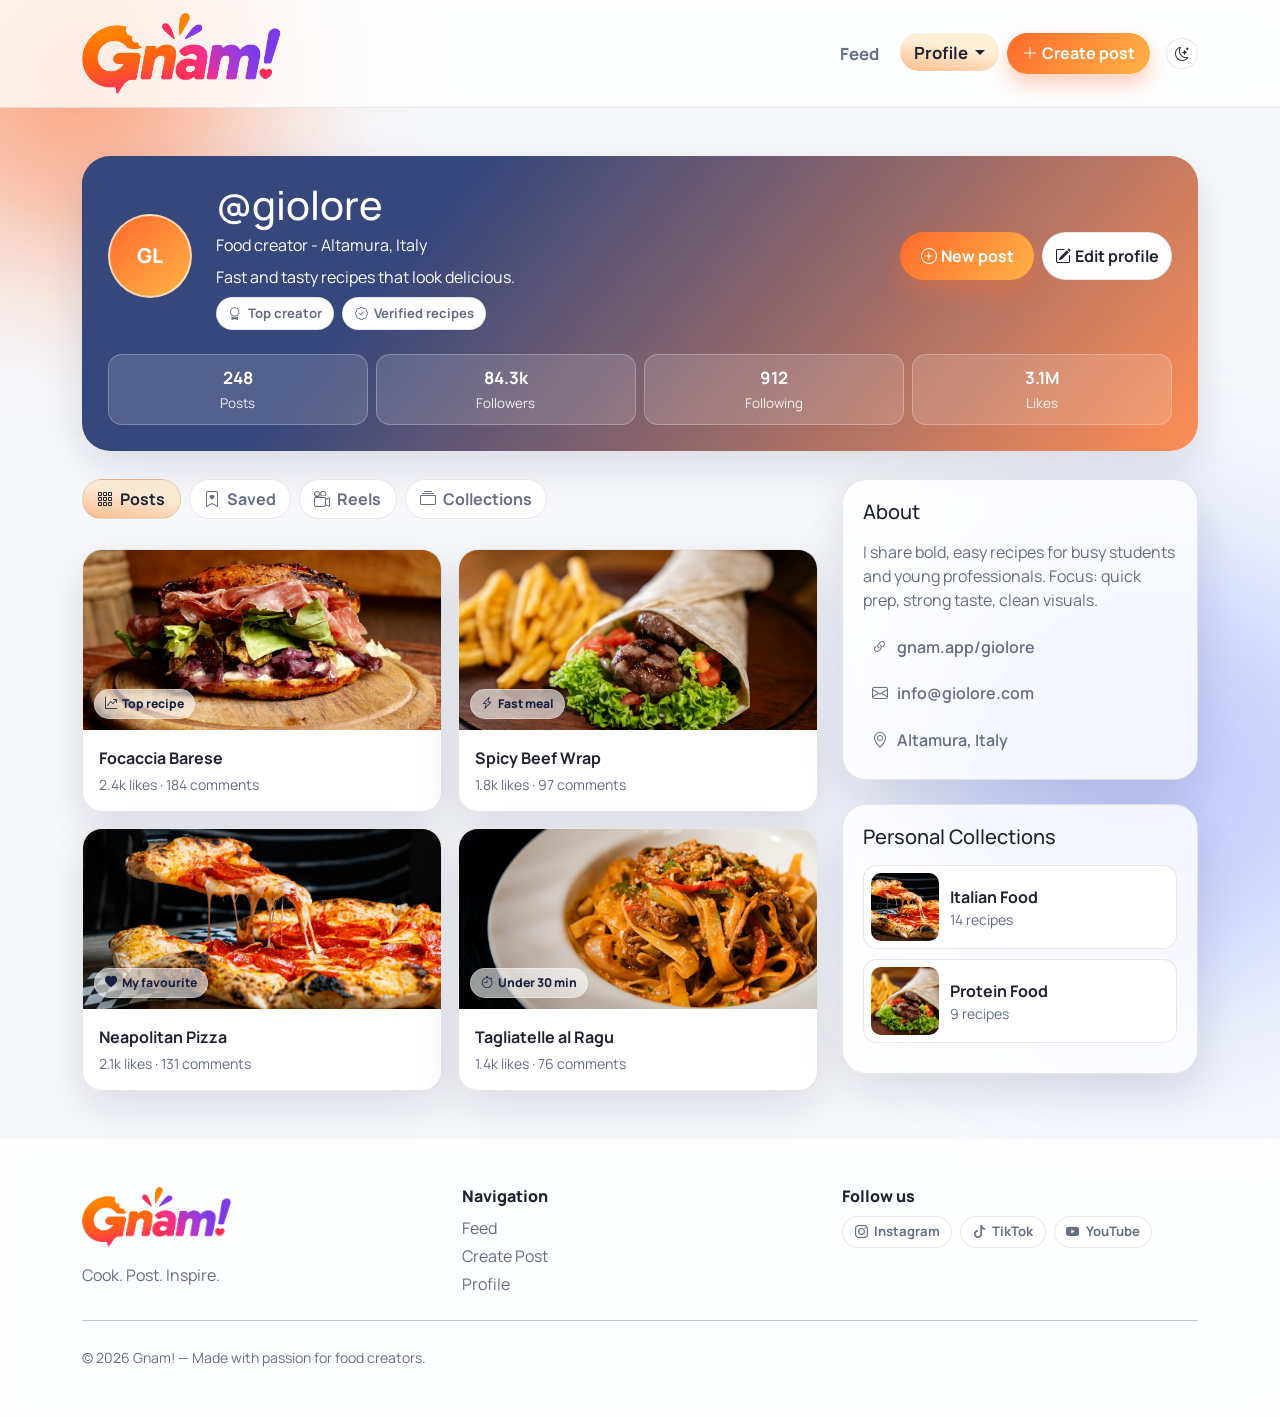
<file: profile.html>
<!DOCTYPE html>
<html lang="en">

<head>
    <meta charset="UTF-8">
    <meta name="viewport" content="width=device-width, initial-scale=1.0">
    <title>Gnam! - Profile</title>

    <link rel="preconnect" href="https://fonts.googleapis.com">
    <link rel="preconnect" href="https://fonts.gstatic.com" crossorigin>
    <link href="https://fonts.googleapis.com/css2?family=Manrope:wght@400;600;700;800&display=swap" rel="stylesheet">

    <link href="https://cdn.jsdelivr.net/npm/bootstrap@5.3.8/dist/css/bootstrap.min.css" rel="stylesheet"
        integrity="sha384-sRIl4kxILFvY47J16cr9ZwB07vP4J8+LH7qKQnuqkuIAvNWLzeN8tE5YBujZqJLB" crossorigin="anonymous">
    <link rel="stylesheet" href="https://cdn.jsdelivr.net/npm/bootstrap-icons@1.13.1/font/bootstrap-icons.min.css">
    <link rel="stylesheet"
        href="https://fonts.googleapis.com/css2?family=Material+Symbols+Outlined:opsz,wght,FILL,GRAD@20..48,100..700,0..1,-50..200&icon_names=dine_heart" />

    <link rel="stylesheet" href="style.css">

</head>

<body>

    <div class="bg-effect bg-effect-1"></div>
    <div class="bg-effect bg-effect-2"></div>

    <header>
        <nav class="navbar">
            <div class="container">
                <a class="navbar-brand" href="index.html"><img src="images/Logo-Gnam.png" alt="Logo Gnam!" width="200"></a>
                <div class="nav-links d-flex ms-auto gap-2 align-items-center">
                    <a class="nav-link" href="feed.html">Feed</a>
                    <div class="dropdown">
                        <button class="btn nav-link dropdown-toggle active" type="button" data-bs-toggle="dropdown"
                            aria-expanded="false" aria-current="page">
                            Profile
                        </button>
                        <ul class="dropdown-menu dropdown-menu-end dropdown-menu-profile">
                            <li><a class="dropdown-item" href="profile.html"><i
                                        class="bi bi-person-circle me-2"></i>View Profile</a></li>
                            <li><a class="dropdown-item" href="#"><i class="bi bi-box-arrow-right me-2"></i>Log out</a>
                            </li>
                        </ul>
                    </div>
                </div>
                <a href="create-post.html" class="btn btn-post mx-2"><i class="bi bi-plus-lg me-1"></i>Create post</a>
                <div class="d-flex align-items-center gap-2 ms-2">
                    <button type="button" aria-label="Dark mode"
                        class="btn btn-sm btn-effect rounded-pill d-flex align-items-center gap-2 mb-0">
                        <i class="bi bi-moon-stars"></i>
                    </button>
                </div>
            </div>
        </nav>
    </header>

    <main id="main-content" class="container my-5">
        <section class="profile-cover reveal reveal-delay-1">
            <div class="d-flex flex-wrap align-items-center gap-4">
                <div class="icon-circle lg">GL</div>
                <div>
                    <h1 class="mb-1">@giolore</h1>
                    <p class="mb-2">Food creator - Altamura, Italy</p>
                    <p class="mb-2">Fast and tasty recipes that look delicious.</p>
                    <div class="d-flex flex-wrap gap-2">
                        <span class="pills"><i class="bi bi-award"></i> Top creator</span>
                        <span class="pills"><i class="bi bi-patch-check"></i> Verified recipes</span>
                    </div>
                </div>
                <div class="ms-lg-auto d-flex flex-wrap gap-2">
                    <a href="create-post.html" class="btn btn-get-inspired"><i class="bi bi-plus-circle me-1"></i>New
                        post</a>
                    <button type="button" class="btn btn-inspire"><i class="bi bi-pencil-square me-1"></i>Edit profile</button>
                </div>
            </div>

            <div class="row mt-3 g-2">
                <div class="col-3">
                    <article class="profile-info text-center">
                        <strong class="d-block">248</strong>
                        <span>Posts</span>
                    </article>
                </div>
                <div class="col-3">
                    <article class="profile-info text-center">
                        <strong class="d-block">84.3k</strong>
                        <span>Followers</span>
                    </article>
                </div>
                <div class="col-3">
                    <article class="profile-info text-center">
                        <strong class="d-block">912</strong>
                        <span>Following</span>
                    </article>
                </div>
                <div class="col-3">
                    <article class="profile-info text-center">
                        <strong class="d-block">3.1M</strong>
                        <span>Likes</span>
                    </article>
                </div>
            </div>
        </section>

        <section class="row g-4 mt-1">
            <div class="col-lg-8">
                <div class="d-flex gap-2 reveal reveal-delay-2 mb-4 filters">
                    <a class="active profile-categories" href="#"><i class="bi bi-grid-3x3-gap"></i> Posts</a>
                    <a class="profile-categories" href="#"><i class="bi bi-bookmark-heart"></i> Saved</a>
                    <a class="profile-categories" href="#"><i class="bi bi-camera-reels"></i> Reels</a>
                    <a class="profile-categories" href="#"><i class="bi bi-collection"></i> Collections</a>
                </div>

                <section class="row g-3">
                    <article class="col-md-6 reveal reveal-delay-3">
                        <a href="post.html" class="profile-post">
                            <div class="profile-post-block">
                                <img src="images/focaccia-barese.jpg" alt="Focaccia post">
                                <span class="profile-post-badge"><i class="bi bi-graph-up-arrow"></i> Top recipe</span>
                            </div>
                            <div class="p-3 d-flex flex-column align-items-start gap-1">
                                <strong>Focaccia Barese</strong>
                                <small class="text-soft">2.4k likes · 184 comments</small>
                            </div>
                        </a>
                    </article>
                    <article class="col-md-6 reveal reveal-delay-3">
                        <a href="post.html" class="profile-post">
                            <div class="profile-post-block">
                                <img src="images/beef-wrap.jpg" alt="Wrap post">
                                <span class="profile-post-badge"><i class="bi bi-lightning-charge"></i> Fast meal</span>
                            </div>
                            <div class="p-3 d-flex flex-column align-items-start gap-1">
                                <strong>Spicy Beef Wrap</strong>
                                <small class="text-soft">1.8k likes · 97 comments</small>
                            </div>
                        </a>
                    </article>
                    <article class="col-md-6 reveal reveal-delay-4">
                        <a href="post.html" class="profile-post">
                            <div class="profile-post-block">
                                <img src="images/pizza.jpg" alt="Neapolitan style pizza">
                                <span class="profile-post-badge"><i class="bi bi-heart-fill"></i> My favourite</span>
                            </div>
                            <div class="p-3 d-flex flex-column align-items-start gap-1">
                                <strong>Neapolitan Pizza</strong>
                                <small class="text-soft">2.1k likes · 131 comments</small>
                            </div>
                        </a>
                    </article>
                    <article class="col-md-6 reveal reveal-delay-4">
                        <a href="post.html" class="profile-post">
                            <div class="profile-post-block">
                                <img src="images/tagliatelle_ragu.jpg" alt="Tagliatelle al ragu">
                                <span class="profile-post-badge"><i class="bi bi-stopwatch"></i> Under 30 min</span>
                            </div>
                            <div class="p-3 d-flex flex-column align-items-start gap-1">
                                <strong>Tagliatelle al Ragu</strong>
                                <small class="text-soft">1.4k likes · 76 comments</small>
                            </div>
                        </a>
                    </article>
                </section>
            </div>

            <aside class="col-lg-4">
                <section class="block-profile reveal reveal-delay-5 mb-4">
                    <h5 class="mb-3">About</h5>
                    <p class="text-soft mb-3">I share bold, easy recipes for busy students and young professionals.
                        Focus:
                        quick prep, strong taste, clean visuals.</p>
                    <div class="d-flex flex-column gap-2">
                        <span class="sidebar-link"><i class="bi bi-link-45deg"></i> gnam.app/giolore</span>
                        <span class="sidebar-link"><i class="bi bi-envelope"></i> info@giolore.com</span>
                        <span class="sidebar-link"><i class="bi bi-geo-alt"></i> Altamura, Italy</span>
                    </div>
                </section>

                <section class="block-profile reveal reveal-delay-5">
                    <h5 class="mb-3">Personal Collections</h5>
                    <a href="#" class="related-post">
                        <img src="images/pizza.jpg" alt="italian pizza">
                        <div>
                            <strong>Italian Food</strong>
                            <small class="d-block text-soft">14 recipes</small>
                        </div>
                    </a>
                    <a href="#" class="related-post">
                        <img src="images/beef-wrap.jpg" alt="spicy beef wrap">
                        <div>
                            <strong>Protein Food</strong>
                            <small class="d-block text-soft">9 recipes</small>
                        </div>
                    </a>
                </section>
            </aside>

        </section>
    </main>

    <footer class="site-footer mt-5">
        <div class="container py-5">

            <div class="row g-4">
                <div class="col-md-4">
                    <a href="index.html"><img src="images/Logo-Gnam.png" alt="Logo Gnam!" width="150"></a>
                    <p class="footer-text mt-3 mb-0">Cook. Post. Inspire.</p>
                </div>
                <div class="col-md-4">
                    <h6 class="footer-title">Navigation</h6>
                    <a class="d-block footer-link mb-1" href="feed.html">Feed</a>
                    <a class="d-block footer-link mb-1" href="create-post.html">Create Post</a>
                    <a class="d-block footer-link" href="profile.html">Profile</a>
                </div>
                <div class="col-md-4">
                    <h6 class="footer-title">Follow us</h6>
                    <div class="d-flex flex-wrap gap-2">
                        <span class="pills"><i class="bi bi-instagram"></i> Instagram</span>
                        <span class="pills"><i class="bi bi-tiktok"></i> TikTok</span>
                        <span class="pills"><i class="bi bi-youtube"></i> YouTube</span>
                    </div>
                </div>
            </div>

            <hr class="my-4">
            <small class="footer-text">© 2026 Gnam! — Made with passion for food creators.</small>
        </div>
    </footer>

    <nav class="navbar-mobile">
        <a href="index.html" aria-label="Home"><i class="bi bi-house-door"></i></a>
        <a href="feed.html" aria-label="Feed"><i class="bi bi-newspaper"></i></a>
        <a href="create-post.html" aria-label="Create Post"><i class="bi bi-plus-square"></i></a>
        <a class="active" href="profile.html" aria-label="Profile" aria-current="page"><i
                class="bi bi-person-circle"></i></a>
    </nav>

    <script src="https://cdn.jsdelivr.net/npm/bootstrap@5.3.8/dist/js/bootstrap.bundle.min.js"
        integrity="sha384-FKyoEForCGlyvwx9Hj09JcYn3nv7wiPVlz7YYwJrWVcXK/BmnVDxM+D2scQbITxI"
        crossorigin="anonymous"></script>

</body>

</html>
</file>
<file: style.css>
:root {
    --bg: #f6f8fc;
    --bg-soft: #ffffff;
    --text: #1f2230;
    --text-soft: #656e86;
    --brand: #ff6a2b;
    --brand-2: #ffb347;
    --ink: #17213f;
    --line: rgba(20, 24, 38, 0.1);
    --shadow: 0 16px 45px rgba(14, 17, 29, 0.12);
}

body {
    margin: 0;
    font-family: "Manrope", sans-serif;
    background: var(--bg);
    color: var(--text);
    scroll-behavior: smooth;
}

a {
    color: inherit;
    text-decoration: none;
}

.bg-effect {
    position: fixed;
    z-index: -1;
    /* must be behind everything */
    border-radius: 50%;
    filter: blur(90px);
    /* effect: blur, they seem lights */
    opacity: 0.6;
}

/* effect: north-west */
.bg-effect-1 {
    width: 350px;
    height: 350px;
    top: -100px;
    left: -100px;
    background: var(--brand);
    /* Usa il tuo arancione Gnam! */
}

/* effect: south-est */
.bg-effect-2 {
    width: 450px;
    height: 450px;
    bottom: -100px;
    right: -100px;
    background: #a3b1ff;
}

.text-soft {
    color: var(--text-soft);
}

.navbar,
.site-footer {
    background: rgba(255, 255, 255, 0.78);
    backdrop-filter: blur(10px);
}

.navbar {
    z-index: 50;
    border-bottom: 1px solid var(--line);
}

.nav-links {
    flex-wrap: wrap;
    justify-content: flex-end;
}

.nav-link {
    font-weight: 700;
    font-size: 1.05rem;
    color: var(--text-soft) !important;
    border-radius: 999px;
    padding: 0.4rem 0.85rem;
    /* transition when hovered: text-color dark, background-color gradient, transform up 
    ease = ritmo -> start quietly, then accelerate and end still quietly -> more natural*/
    transition: color 0.2s ease, background-color 0.2s ease, transform 0.2s ease;
}

.nav-link:hover,
.nav-link.active {
    color: var(--text) !important;
    background: linear-gradient(10deg, #ff9e59b1, #ffddab7c 60%);
    transform: translateY(-1px);
}

.dropdown-menu-profile {
    border-radius: 14px;
    border: 1px solid var(--line);
    box-shadow: var(--shadow);
    padding: 0.35rem;
}

.dropdown-menu-profile .dropdown-item {
    border-radius: 10px;
    font-weight: 600;
    padding: 0.5rem 0.6rem;
}

.dropdown-menu-profile .dropdown-item:active {
    background: rgba(255, 106, 43, 0.16);
    color: var(--text);
}

.btn-post {
    display: inline-flex;
    align-items: center;
    border: none;
    border-radius: 999px;
    background: linear-gradient(130deg, var(--brand), var(--brand-2));
    color: #fff;
    font-weight: 700;
    box-shadow: 0 10px 20px rgba(255, 106, 43, 0.32);
    padding: 0.55rem 0.95rem;
    transition: transform 0.24s ease, box-shadow 0.24s ease;
}

.btn-post:hover,
.btn-post.active {
    color: #fff;
    transform: translateY(-1px);
    box-shadow: 0 14px 24px rgba(255, 106, 43, 0.4);
}

.btn-effect {
    border: 1px solid var(--line);
    border-radius: 999px;
    background: var(--bg-soft);
}

.hero-home {
    background: linear-gradient(120deg, #ff7d3f, #ffbf62 65%);
    position: relative;
    padding: 3rem;
    border-radius: 30px;
    box-shadow: var(--shadow);
    color: #ffffff;
}

.btn-get-inspired {
    display: inline-flex;
    align-items: center;
    border: none;
    color: #fff;
    background: linear-gradient(130deg, var(--brand), var(--brand-2));
    border-radius: 999px;
    padding: 0.74rem 1.28rem;
    font-weight: 700;
    box-shadow: 0 12px 25px rgba(255, 106, 43, 0.35);
    transition: transform 0.24s ease, box-shadow 0.24s ease;
}

.btn-get-inspired:hover {
    color: #fff;
    transform: translateY(-2px);
    box-shadow: 0 20px 28px rgba(255, 106, 43, 0.42);
    /* x axis, y axis, blur */
}

.btn-inspire {
    display: inline-flex;
    align-items: center;
    border: 1px solid var(--line);
    border-radius: 999px;
    background: var(--bg-soft);
    color: var(--text);
    font-weight: 700;
}

.hero-images {
    position: relative;
    min-height: 330px;
}

.hero-image {
    position: absolute;
    object-fit: cover;
    border-radius: 24px;
    border: 2px solid rgba(255, 255, 255, 0.45);
    box-shadow: var(--shadow);
}

.hero-image-big {
    width: 80%;
    height: 290px;
    top: 0;
    right: 0;
}

.hero-image-small {
    width: 50%;
    height: 150px;
    bottom: 8px;
    left: 0;
}

.hero-image-transparent {
    object-fit: cover;
    max-height: 320px;
}

.hero-badge {
    position: absolute;
    left: 5%;
    top: 16px;
    max-width: 230px;
    border-radius: 16px;
    border: 1px solid rgba(255, 255, 255, 0.35);
    background: rgba(255, 255, 255, 0.9);
    color: var(--ink);
    box-shadow: 0 12px 26px rgba(30, 23, 16, 0.2);
    padding: 0.75rem;
}

.profile-post-badge {
    position: absolute;
    left: 0.7rem;
    bottom: 0.7rem;
    display: inline-flex;
    align-items: center;
    gap: 0.35rem;
    border-radius: 999px;
    border: 1px solid rgba(255, 255, 255, 0.3);
    background: rgba(255, 255, 255, 0.6);
    color: var(--ink);
    font-size: 0.76rem;
    font-weight: 800;
    padding: 0.3rem 0.6rem;
}

.profile-post-block {
    position: relative;
    /* to make the badge position absolute relative to this block */
}

.hero-animation-badge,
.block-animation,
.profile-post-badge {
    transition: transform 0.28s ease, box-shadow 0.28s ease;
}

.hero-animation-badge:hover,
.block-animation:hover,
.profile-post-badge:hover {
    transform: translateY(-6px);
    box-shadow: 0 18px 30px rgba(14, 17, 29, 0.16);
}

.material-symbols-outlined {
    font-variation-settings:
        'FILL' 0,
        'wght' 400,
        'GRAD' 0,
        'opsz' 20;
    transition: font-variation-settings 0.3s ease;
}

.material-symbols-outlined-size {
    font-size: 18px;
}

.material-symbols-outlined:hover {
    font-variation-settings: 'FILL' 1, 'wght' 400, 'GRAD' 0, 'opsz' 20;
}

.reveal {
    opacity: 0;
    transform: translateY(20px);
    animation: revealAnimations 0.70s ease forwards;
}

@keyframes revealAnimations {
    to {
        opacity: 1;
        transform: translateY(0);
    }
}

.reveal-delay-1 {
    animation-delay: 0.30s;
}

.reveal-delay-2 {
    animation-delay: 0.60s;
}

.reveal-delay-3 {
    animation-delay: 0.90s;
}

.reveal-delay-4 {
    animation-delay: 1.20s;
}

.reveal-delay-5 {
    animation-delay: 1.50s;
}

.hero-text,
.footer-text {
    color: var(--text-soft);
}

.ticker-wrap {
    overflow: hidden;
    /* Hide if out of screen */
    border: 1px solid var(--line);
    border-radius: 16px;
    background: var(--bg-soft);
    box-shadow: var(--shadow);
    padding: 0.6rem 0;
}

.ticker {
    display: flex;
    gap: 0.7rem;
    width: max-content;
    padding: 0 0.8rem;
    animation: ticker 22s linear infinite;
    /* Move the ticker from right to left infinitely through ticker animation (defined by @keyframes) */
}

.ticker-item {
    white-space: nowrap;
    /* Text should not wrap */
    background: linear-gradient(50deg, #fc8b5a, #fec36a 50%);
    color: var(--bg-soft);
    padding: 0.35rem 0.74rem;
    border: 1px solid var(--line);
    border-radius: 999px;
    /* Pill shape */
    font-size: 0.82rem;
    font-weight: 700;
}

.ticker:hover {
    /*hover = when you mouse over them*/
    animation-play-state: paused;
    /* the ticker stops */
}

@keyframes ticker {
    from {
        transform: translateX(0);
    }

    to {
        transform: translateX(-50%);
    }
}

.navbar-mobile {
    position: fixed;
    left: 50%;
    bottom: 0.75rem;
    transform: translateX(-50%);
    z-index: 20;
    width: min(92vw, 440px);
    background: rgba(255, 255, 255, 0.9);
    border: 1px solid var(--line);
    box-shadow: var(--shadow);
    border-radius: 999px;
    padding: 0.35rem;
    display: none;
}

.navbar-mobile a {
    flex: 1;
    font-size: 0.84rem;
    font-weight: 700;
    color: var(--text-soft);
    text-align: center;
    border-radius: 999px;
    padding: 0.38rem;
}

.navbar-mobile a.active {
    background: linear-gradient(10deg, #ff9e59b1, #ffddab7c 60%);
    color: var(--text) !important;
}

.block {
    border-radius: 24px;
    background: var(--bg-soft);
    border: 1px solid var(--line);
    box-shadow: var(--shadow);
    padding: 1.2rem;
}

.block small {
    color: var(--text-soft);
    display: block;
    margin-bottom: 0.2rem;
}

.block strong {
    font-size: 1.36rem;
    line-height: 1.1;
}

.dark-block {
    background: linear-gradient(125deg, #1b2238, #25335e);
    color: #eef2ff;
}

.pills {
    display: inline-flex;
    align-items: center;
    gap: 0.4rem;
    border-radius: 999px;
    border: 1px solid var(--line);
    background: var(--bg-soft);
    color: var(--text-soft);
    font-size: 0.82rem;
    font-weight: 700;
    padding: 0.34rem 0.72rem;
}

.footer-title {
    font-weight: 800;
    margin-bottom: 0.6rem;
}

.footer-link {
    color: var(--text-soft);
    transition: color 0.2s ease;
}

.footer-link:hover {
    color: var(--brand);
}

.filters {
    display: flex;
    gap: 0.6rem;
    overflow-x: auto;
    padding-bottom: 0.35rem;
}

.filters::-webkit-scrollbar {
    height: 6px;
}

.filters::-webkit-scrollbar-thumb {
    background: rgba(22, 28, 44, 0.2);
    border-radius: 999px;
}

.filter-button {
    display: inline-flex;
    align-items: center;
    gap: 0.42rem;
    white-space: nowrap;
    border-radius: 999px;
    border: 1px solid var(--line);
    background: var(--bg-soft);
    color: var(--text-soft);
    font-size: 0.88rem;
    font-weight: 700;
    padding: 0.45rem 0.9rem;
    transition: transform 0.2s ease, color 0.2s ease, background-color 0.2s ease;
}

.filter-button.active,
.filter-button:hover {
    transform: translateY(-1px);
    background: linear-gradient(10deg, #ff9e59b1, #ffddab7c 60%);
    color: var(--text) !important;
}

.block-feed,
.block-singlepost,
.block-profile {
    border-radius: 24px;
    border: 1px solid var(--line);
    background: rgba(255, 255, 255, 0.80);
    backdrop-filter: blur(12px);
    box-shadow: var(--shadow);
    padding: 1.25rem;
}

.sidebar-link {
    display: inline-flex;
    align-items: center;
    gap: 0.55rem;
    color: var(--text-soft);
    font-weight: 600;
    border-radius: 12px;
    padding: 0.45rem 0.55rem;
    transition: color 0.2s ease, background-color 0.2s ease;
}

.sidebar-link:hover,
.sidebar-link.active {
    color: var(--text) !important;
    background: #ffddab7c;
}

.sidebar-sticky {
    position: sticky;
    top: 1rem;
}

.block-post {
    min-height: 72px;
    border-radius: 14px;
    border: 1px solid var(--line);
    background: var(--bg-soft);
    color: var(--text-soft);
    padding: 0.85rem 0.95rem;
}

.border-custom {
    border-color: var(--brand) !important;
}

.bg-custom {
    background: var(--brand) !important;
}

.icon-circle {
    width: 44px;
    height: 44px;
    border-radius: 50%;
    display: grid;
    place-items: center;
    background: linear-gradient(140deg, var(--brand), var(--brand-2));
    color: #fff;
    font-weight: 800;
    font-size: 0.9rem;
    flex-shrink: 0; /* prevent shrinking in flex containers */
}

.icon-circle.dark {
    background: linear-gradient(140deg, #293255, #3d4f83);
}

.icon-circle.sm {
    width: 36px;
    height: 36px;
    font-size: 0.75rem;
}

.icon-circle.lg {
    width: 84px;
    height: 84px;
    border: 2px solid rgba(255, 255, 255, 0.65);
    font-size: 1.28rem;
}

.post-img {
    width: 100%;
    height: 310px;
    object-fit: cover;
    border-radius: 18px;
}

.post p {
    line-height: 1.55;
}

.feed-post-title,
.hashtag {
    font-weight: 700;
    color: var(--text);
}

.feed-post-title:hover,
.hashtag:hover {
    color: var(--brand);
}

.post-actions {
    display: flex;
    flex-wrap: wrap;
    gap: 0.42rem;
}

.post-actions button,
.post-actions a {
    display: inline-flex;
    align-items: center;
    gap: 0.4rem;
    border: 1px solid var(--line);
    border-radius: 999px;
    background: var(--bg-soft);
    color: var(--text);
    font-weight: 700;
    font-size: 0.86rem;
    padding: 0.35rem 0.75rem;
    transition: transform 0.2s ease, background-color 0.2s ease, border-color 0.2s ease;
}

.post-actions button:hover,
.post-actions a:hover {
    transform: translateY(-1px);
    border-color: rgba(255, 106, 43, 0.35);
    background: #ffddab7c;
}

.trend-item,
.nutrition-item {
    display: flex;
    align-items: center;
    justify-content: space-between;
    border-bottom: 1px solid var(--line);
    padding: 0.56rem 0;
}

.trend-item.no-border,
.nutrition-item.no-border {
    border-bottom: none;
}

.trend-item span {
    font-weight: 700;
}

.trend-item small,
.nutrition-item small {
    color: var(--text-soft);
}

.creator-item,
.comment-item {
    display: flex;
    gap: 0.65rem;
    margin-bottom: 0.75rem;
}

.post-title {
    font-size: 2.05rem;
    font-weight: 800;
    color: var(--text) !important;
}

.recipe-list {
    margin: 0;
    padding-left: 1rem;
    color: var(--text-soft);
}

.recipe-list li {
    margin-bottom: 0.42rem;
}

.recipe-ingredients,
.recipe-steps,
.recipe-comments {
    border-radius: 18px;
    border: 1px solid var(--line);
    background: var(--bg-soft);
    padding: 1rem;
}

.related-post {
    display: flex;
    align-items: center;
    gap: 0.7rem;
    border-radius: 14px;
    border: 1px solid var(--line);
    background: var(--bg-soft);
    padding: 0.45rem;
    margin-bottom: 0.6rem;
}

.related-post img {
    width: 68px;
    height: 68px;
    object-fit: cover;
    border-radius: 10px;
}

.profile-cover {
    border-radius: 28px;
    background: linear-gradient(130deg, #36477c 30%, #ff8e55);
    box-shadow: var(--shadow);
    color: #fff;
    padding: 1.6rem;
    position: relative;
    overflow: hidden;
}

.profile-info {
    border-radius: 14px;
    background: rgba(255, 255, 255, 0.14);
    border: 1px solid rgba(255, 255, 255, 0.26);
    padding: 0.62rem;
}

.profile-info strong {
    font-size: 1.06rem;
}

.profile-info span {
    font-size: 0.84rem;
    opacity: 0.9;
}

.profile-categories {
    display: inline-flex;
    align-items: center;
    white-space: nowrap;
    gap: 0.42rem;
    border-radius: 999px;
    border: 1px solid var(--line);
    background: var(--bg-soft);
    color: var(--text-soft);
    font-weight: 700;
    padding: 0.45rem 0.9rem;
}

.profile-categories.active,
.profile-categories:hover {
    background: linear-gradient(10deg, #ff9e59b1, #ffddab7c 60%);
    color: var(--text) !important;
}

.profile-post {
    display: block;
    border-radius: 20px;
    overflow: hidden;
    border: 1px solid var(--line);
    background: var(--bg-soft);
    box-shadow: var(--shadow);
}

.profile-post img {
    width: 100%;
    height: 180px;
    object-fit: cover;
    transition: transform 0.3s ease;
}

.profile-post:hover img {
    transform: scale(1.05);
}

.create-post-banner {
    position: relative;
    display: flex;
    min-height: 420px;
    border-radius: 28px;
    overflow: hidden;
    border: 1px solid var(--line);
    box-shadow: var(--shadow);
}

.create-post-banner img {
    position: absolute;
    top: 0;
    left: 0;
    width: 100%;
    height: 100%;
    object-fit: cover;
    z-index: 0;
    /* to be behind the content */
}

.create-post-banner-content {
    position: relative;
    z-index: 1;
    /* to be above the image */
    width: 100%;
    display: flex;
    flex-direction: column;
    justify-content: center;
    gap: 0.72rem;
    padding: 1.6rem;
    background: linear-gradient(102deg, rgba(16, 21, 38, 0.84) 20%, rgba(16, 21, 38, 0.58) 55%, rgba(16, 21, 38, 0.2) 100%);
    color: #fff;
}

.create-post-badge {
    display: inline-flex;
    align-self: flex-start;
    border: 1px solid rgba(255, 255, 255, 0.35);
    background: rgba(255, 255, 255, 0.16);
    font-size: 0.72rem;
    font-weight: 800;
    letter-spacing: 0.08em;
    padding: 0.33rem 0.72rem;
}

.create-post-banner-content h1 {
    font-size: 2.35rem;
    line-height: 1.12;
    margin: 0;
    max-width: 620px;
}

.create-post-banner-content p {
    color: rgba(245, 248, 255, 0.8);
    max-width: 560px;
    margin: 0;
}

.create-post-btn {
    padding: 0.58rem 1.25rem;
    justify-content: center;
}

.create-post-form .form-control:focus,
.create-post-form .form-select:focus {
    border-color: rgba(255, 106, 43, 0.55);
    box-shadow: 0 0 0 0.2rem rgba(255, 106, 43, 0.15);
}

.upload-image {
    border: 1px dashed rgba(31, 34, 48, 0.25);
    border-radius: 16px;
    background: linear-gradient(145deg, rgba(255, 106, 43, 0.08), rgba(255, 179, 71, 0.11));
    padding: 1rem;
}

.preview-block {
    border-radius: 16px;
    overflow: hidden;
    border: 1px solid var(--line);
    background: var(--bg-soft);
}

.preview-block img {
    width: 100%;
    height: 180px;
    object-fit: cover;
}

@media (max-width: 768px) {
    .nav-links {
        display: none !important;
    }

    .btn-post {
        display: none;
    }

    .navbar-mobile {
        display: flex;
    }

    .hero-home {
        min-height: 270px;
    }

    .hero-image-big {
        width: 82%;
        height: 230px;
    }

    .hero-image-small {
        width: 52%;
        height: 140px;
        bottom: 2px;
    }

    .hero-badge {
        left: 0%;
        top: 10px;
        max-width: 200px;
        padding: 0.55rem;
    }

    .post-title {
        font-size: 1.5rem;
    }

    .create-post-btn {
        width: 100%;
    }

    .create-post-banner-content h1 {
        font-size: 1.75rem;
        line-height: 1.15;
        max-width: 100%;
    }

    .create-post-banner-content p {
        font-size: 0.95rem;
        max-width: 100%;
    }
}
</file>
